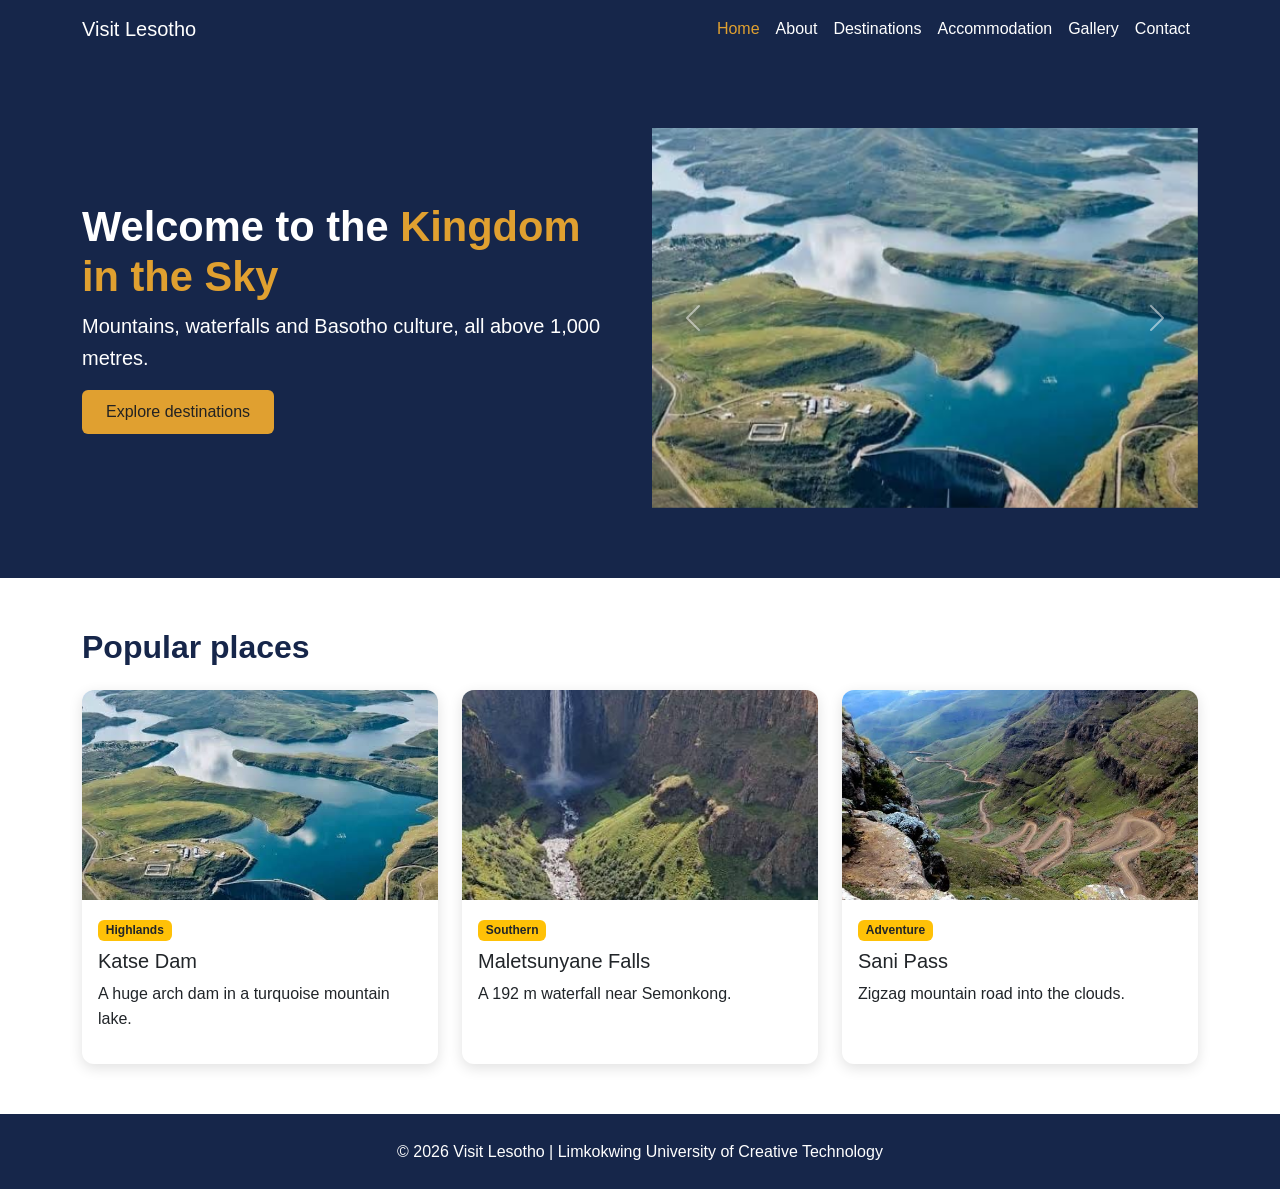
<file: Downloads/lesotho-simple-site (1)/index.html>
<!DOCTYPE html>
<html lang="en">
<head>
  <meta charset="UTF-8">
  <meta name="viewport" content="width=device-width, initial-scale=1">
  <title>Home | Visit Lesotho</title>
  <link rel="stylesheet" href="https://cdn.jsdelivr.net/npm/bootstrap@5.3.3/dist/css/bootstrap.min.css">
  <link rel="stylesheet" href="css/style.css">
</head>
<body>
  <header>
    <nav class="navbar navbar-expand-md navbar-dark">
      <div class="container">
        <a class="navbar-brand" href="index.html">Visit Lesotho</a>
        <button class="navbar-toggler" type="button" data-bs-toggle="collapse" data-bs-target="#menu"><span class="navbar-toggler-icon"></span></button>
        <div class="collapse navbar-collapse" id="menu"><ul class="navbar-nav ms-auto">
        <li class="nav-item"><a class="nav-link active" href="index.html">Home</a></li>
        <li class="nav-item"><a class="nav-link" href="about.html">About</a></li>
        <li class="nav-item"><a class="nav-link" href="destinations.html">Destinations</a></li>
        <li class="nav-item"><a class="nav-link" href="accommodation.html">Accommodation</a></li>
        <li class="nav-item"><a class="nav-link" href="gallery.html">Gallery</a></li>
        <li class="nav-item"><a class="nav-link" href="contact.html">Contact</a></li>
        </ul></div>
      </div>
    </nav>
  </header>

  <main>
    <section class="hero"><div class="container"><div class="row align-items-center g-4">
      <div class="col-12 col-lg-6">
        <h1>Welcome to the <span>Kingdom in the Sky</span></h1>
        <p class="lead">Mountains, waterfalls and Basotho culture, all above 1,000 metres.</p>
        <a class="btn btn-gold" href="destinations.html">Explore destinations</a>
      </div>
      <div class="col-12 col-lg-6">
        <div id="slider" class="carousel slide" data-bs-ride="carousel"><div class="carousel-inner">
          <div class="carousel-item active"><img src="images/katse-dam.jpg" class="d-block w-100" style="height:380px;object-fit:cover" alt="Katse Dam from above"></div>
          <div class="carousel-item"><img src="images/maletsunyane-falls.jpg" class="d-block w-100" style="height:380px;object-fit:cover" alt="Maletsunyane Falls"></div>
          <div class="carousel-item"><img src="images/sani-pass.jpg" class="d-block w-100" style="height:380px;object-fit:cover" alt="Sani Pass road"></div>
          <div class="carousel-item"><img src="images/cultural-amphitheatre.jpg" class="d-block w-100" style="height:380px;object-fit:cover" alt="Cultural centre"></div>
        </div>
          <button class="carousel-control-prev" type="button" data-bs-target="#slider" data-bs-slide="prev"><span class="carousel-control-prev-icon"></span></button>
          <button class="carousel-control-next" type="button" data-bs-target="#slider" data-bs-slide="next"><span class="carousel-control-next-icon"></span></button>
        </div>
      </div>
    </div></div></section>

    <section><div class="container">
      <h2 class="mb-4">Popular places</h2>
      <div class="row g-4">
        <div class="col-12 col-md-6 col-lg-4">
          <div class="card"><img src="images/katse-dam.jpg" alt="Katse Dam from above">
            <div class="card-body"><span class="badge bg-warning text-dark mb-2">Highlands</span><h3 class="h5">Katse Dam</h3><p>A huge arch dam in a turquoise mountain lake.</p></div></div>
        </div>
        <div class="col-12 col-md-6 col-lg-4">
          <div class="card"><img src="images/maletsunyane-falls.jpg" alt="Maletsunyane Falls">
            <div class="card-body"><span class="badge bg-warning text-dark mb-2">Southern</span><h3 class="h5">Maletsunyane Falls</h3><p>A 192 m waterfall near Semonkong.</p></div></div>
        </div>
        <div class="col-12 col-md-6 col-lg-4">
          <div class="card"><img src="images/sani-pass.jpg" alt="Sani Pass road">
            <div class="card-body"><span class="badge bg-warning text-dark mb-2">Adventure</span><h3 class="h5">Sani Pass</h3><p>Zigzag mountain road into the clouds.</p></div></div>
        </div>
      </div>
    </div></section>

  </main>

  <footer>
    <p class="mb-0">&copy; 2026 Visit Lesotho | Limkokwing University of Creative Technology</p>
  </footer>

  <script src="https://cdn.jsdelivr.net/npm/bootstrap@5.3.3/dist/js/bootstrap.bundle.min.js"></script>
  <script src="js/script.js"></script>
</body>
</html>
</file>
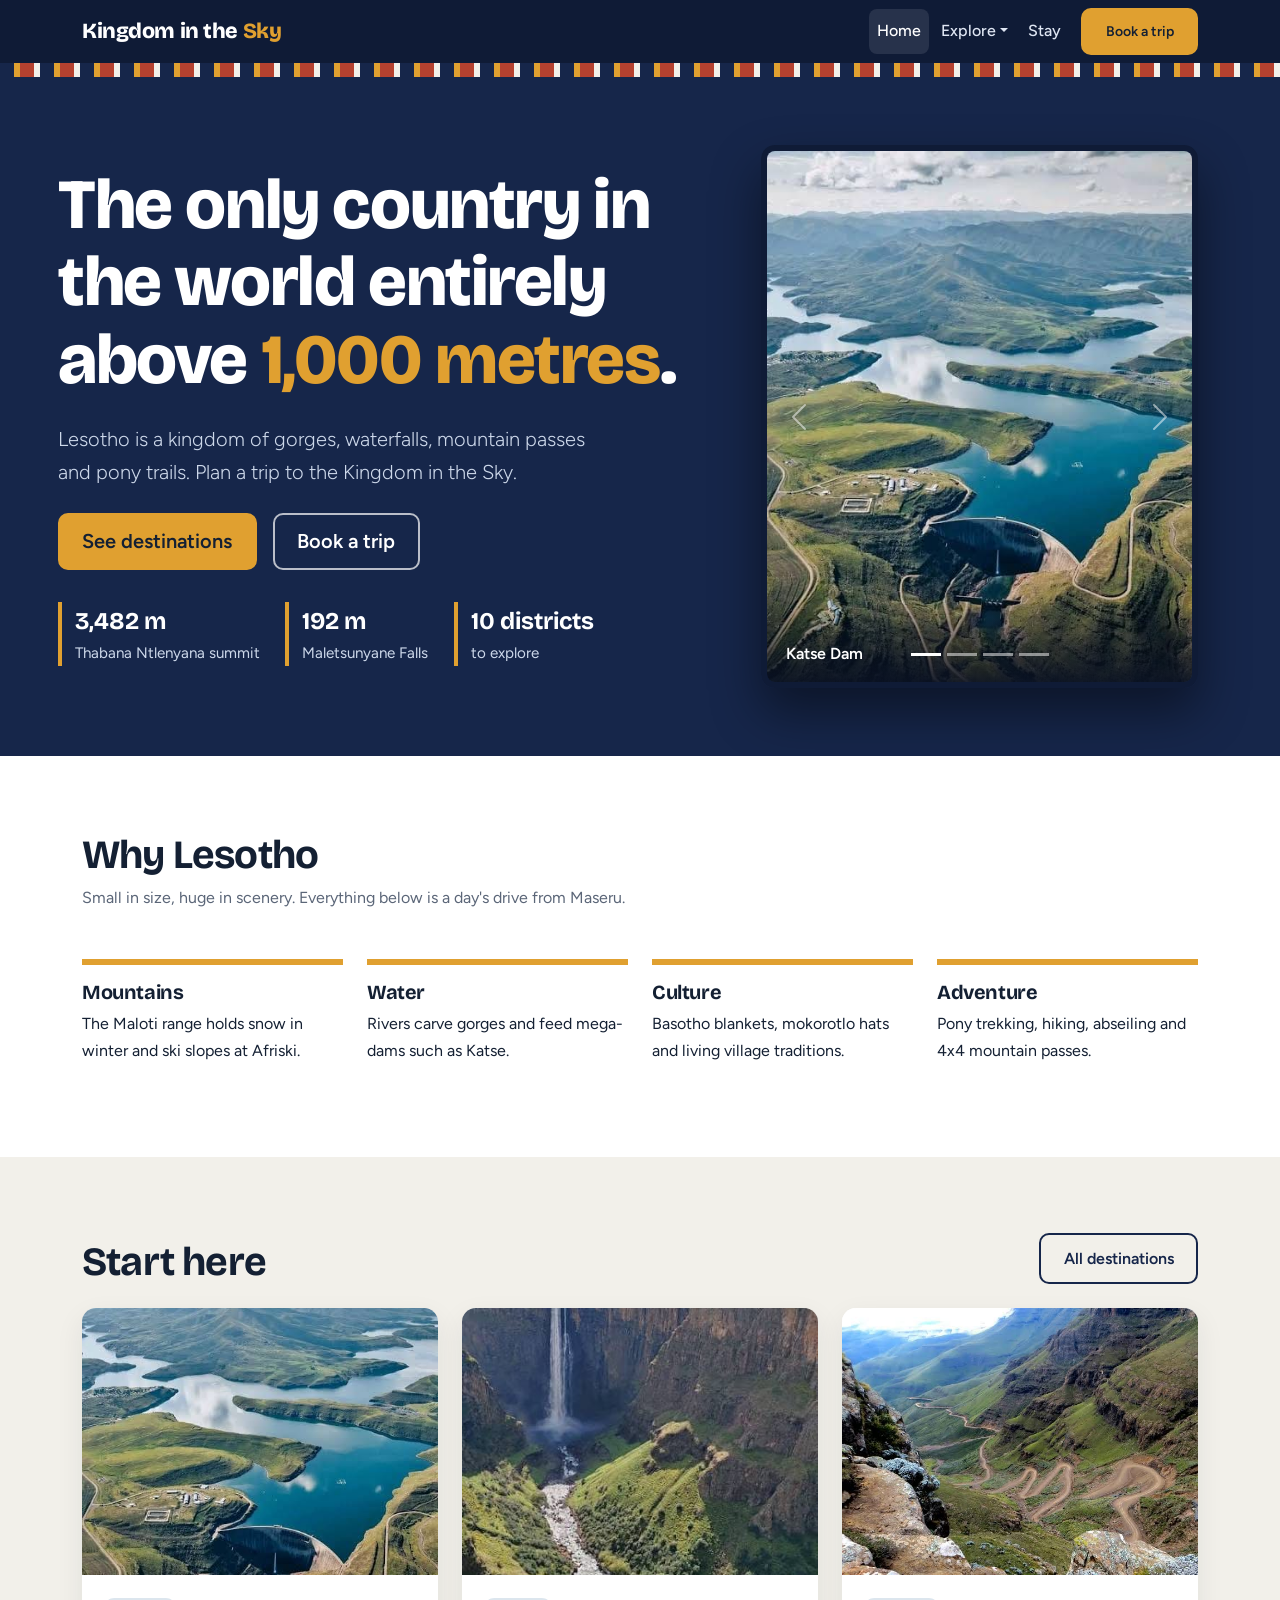
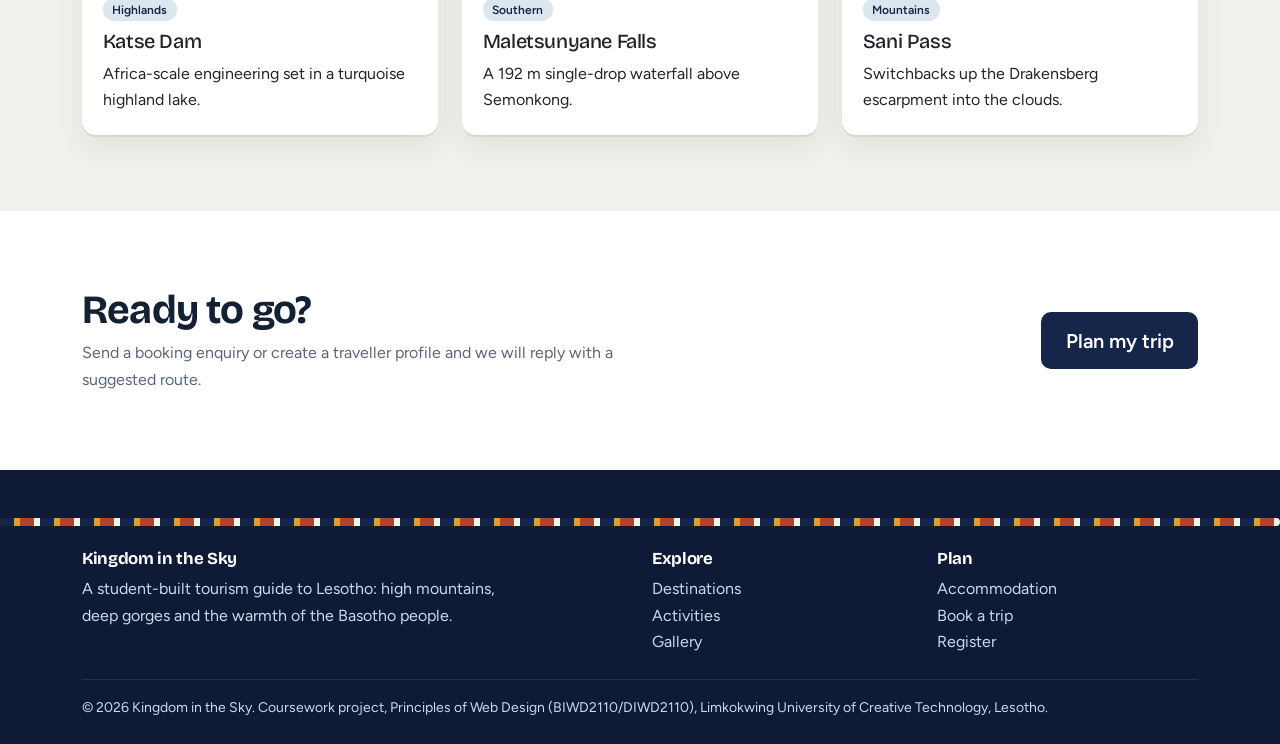
<file: Downloads/lesotho-tourism-site/index.html>
<!DOCTYPE html>
<html lang="en">
<head>
<meta charset="utf-8">
<meta name="viewport" content="width=device-width, initial-scale=1">
<title>Home | Kingdom in the Sky: Lesotho</title>
<meta name="description" content="Plan a trip to Lesotho, the Kingdom in the Sky: destinations, lodges, activities and booking.">
<link rel="preconnect" href="https://fonts.googleapis.com">
<link rel="preconnect" href="https://fonts.gstatic.com" crossorigin>
<link href="https://fonts.googleapis.com/css2?family=Bricolage+Grotesque:wght@600;700;800&family=Figtree:wght@400;500;600&display=swap" rel="stylesheet">
<link href="https://cdn.jsdelivr.net/npm/bootstrap@5.3.3/dist/css/bootstrap.min.css" rel="stylesheet">
<link href="css/style.css" rel="stylesheet">
</head>
<body>
<a class="skip-link" href="#main">Skip to content</a>
<header>
<nav class="navbar navbar-expand-lg site-nav" aria-label="Main navigation">
 <div class="container">
  <a class="navbar-brand" href="index.html">Kingdom in the <span>Sky</span></a>
  <button class="navbar-toggler" type="button" data-bs-toggle="collapse" data-bs-target="#nav" aria-controls="nav" aria-expanded="false" aria-label="Toggle navigation"><span class="navbar-toggler-icon"></span></button>
  <div class="collapse navbar-collapse" id="nav">
   <ul class="navbar-nav ms-auto align-items-lg-center gap-lg-1">
    <li class="nav-item"><a class="nav-link" href="index.html" aria-current="page">Home</a></li>
    <li class="nav-item dropdown"><a class="nav-link dropdown-toggle" href="#" role="button" data-bs-toggle="dropdown" aria-expanded="false">Explore</a><ul class="dropdown-menu"><li><a class="dropdown-item" href="destinations.html">Destinations</a></li><li><a class="dropdown-item" href="activities.html">Activities</a></li><li><a class="dropdown-item" href="gallery.html">Gallery</a></li></ul></li>
    <li class="nav-item"><a class="nav-link" href="accommodation.html">Stay</a></li>
    <li class="nav-item ms-lg-2"><a class="btn btn-ochre btn-sm" href="contact.html">Book a trip</a></li>
   </ul>
  </div>
 </div>
</nav>
<div class="stripe" aria-hidden="true"></div>
</header>
<main id="main">
<section class="hero" aria-labelledby="hero-title">
<div class="container"><div class="row align-items-center g-4 g-xl-5">
 <div class="col-12 col-lg-7 hero-copy">
  <h1 id="hero-title">The only country in the world entirely above <em>1,000 metres</em>.</h1>
  <p class="lead mt-4">Lesotho is a kingdom of gorges, waterfalls, mountain passes and pony trails. Plan a trip to the Kingdom in the Sky.</p>
  <div class="d-grid d-sm-flex gap-3 mt-4"><a class="btn btn-ochre btn-lg" href="destinations.html">See destinations</a><a class="btn btn-line btn-lg" href="contact.html">Book a trip</a></div>
  <ul class="facts"><li><strong>3,482 m</strong>Thabana Ntlenyana summit</li><li><strong>192 m</strong>Maletsunyane Falls</li><li><strong>10 districts</strong>to explore</li></ul>
 </div>
 <div class="col-12 col-sm-10 col-md-8 col-lg-5 mx-auto">
  <div id="heroCarousel" class="carousel slide carousel-fade hero-frame" data-bs-ride="carousel" aria-label="Featured places">
   <div class="carousel-indicators"><button type="button" data-bs-target="#heroCarousel" data-bs-slide-to="0" class=active aria-current=true aria-label="Slide 1"></button><button type="button" data-bs-target="#heroCarousel" data-bs-slide-to="1" aria-label="Slide 2"></button><button type="button" data-bs-target="#heroCarousel" data-bs-slide-to="2" aria-label="Slide 3"></button><button type="button" data-bs-target="#heroCarousel" data-bs-slide-to="3" aria-label="Slide 4"></button></div>
   <div class="carousel-inner"><div class="carousel-item active"><img src="images/katse-dam.jpg" alt="Katse Dam, a giant arch dam cradled by the Maloti mountains"><div class="carousel-caption"><p class="mb-0 fw-semibold">Katse Dam</p></div></div><div class="carousel-item"><img src="images/maletsunyane-falls.jpg" alt="Maletsunyane Falls dropping into a green gorge near Semonkong"><div class="carousel-caption"><p class="mb-0 fw-semibold">Maletsunyane Falls</p></div></div><div class="carousel-item"><img src="images/sani-pass.jpg" alt="The winding switchbacks of Sani Pass"><div class="carousel-caption"><p class="mb-0 fw-semibold">Sani Pass</p></div></div><div class="carousel-item"><img src="images/cultural-amphitheatre.jpg" alt="Thatched cultural centre and amphitheatre"><div class="carousel-caption"><p class="mb-0 fw-semibold">Basotho culture</p></div></div></div>
   <button class="carousel-control-prev" type="button" data-bs-target="#heroCarousel" data-bs-slide="prev"><span class="carousel-control-prev-icon" aria-hidden="true"></span><span class="visually-hidden">Previous</span></button>
   <button class="carousel-control-next" type="button" data-bs-target="#heroCarousel" data-bs-slide="next"><span class="carousel-control-next-icon" aria-hidden="true"></span><span class="visually-hidden">Next</span></button>
  </div>
 </div>
</div></div>
</section>

<section aria-labelledby="why">
<div class="container">
 <h2 id="why" class="mb-2">Why Lesotho</h2>
 <p class="section-intro mb-5">Small in size, huge in scenery. Everything below is a day's drive from Maseru.</p>
 <div class="row g-4">
  <div class="col-12 col-sm-6 col-lg-3"><div class="feature"><h3>Mountains</h3><p>The Maloti range holds snow in winter and ski slopes at Afriski.</p></div></div>
  <div class="col-12 col-sm-6 col-lg-3"><div class="feature"><h3>Water</h3><p>Rivers carve gorges and feed mega-dams such as Katse.</p></div></div>
  <div class="col-12 col-sm-6 col-lg-3"><div class="feature"><h3>Culture</h3><p>Basotho blankets, mokorotlo hats and living village traditions.</p></div></div>
  <div class="col-12 col-sm-6 col-lg-3"><div class="feature"><h3>Adventure</h3><p>Pony trekking, hiking, abseiling and 4x4 mountain passes.</p></div></div>
 </div>
</div>
</section>

<section class="bg-stone" aria-labelledby="top3">
<div class="container">
 <div class="d-flex flex-wrap justify-content-between align-items-end gap-3 mb-4"><h2 id="top3" class="mb-0">Start here</h2><a class="btn btn-outline-navy" href="destinations.html">All destinations</a></div>
 <div class="row g-4">
  <div class="col-12 col-md-6 col-lg-4"><article class="card dest-card"><img class="thumb" src="images/katse-dam.jpg" alt="Aerial view of Katse Dam and its reservoir"><div class="card-body"><span class="badge badge-sky mb-2">Highlands</span><h3 class="h5">Katse Dam</h3><p class="mb-0">Africa-scale engineering set in a turquoise highland lake.</p></div></article></div>
  <div class="col-12 col-md-6 col-lg-4"><article class="card dest-card"><img class="thumb" src="images/maletsunyane-falls.jpg" alt="Maletsunyane Falls plunging into a gorge"><div class="card-body"><span class="badge badge-sky mb-2">Southern</span><h3 class="h5">Maletsunyane Falls</h3><p class="mb-0">A 192 m single-drop waterfall above Semonkong.</p></div></article></div>
  <div class="col-12 col-md-6 col-lg-4 mx-md-auto mx-lg-0"><article class="card dest-card"><img class="thumb" src="images/sani-pass.jpg" alt="Sani Pass road zigzagging up the escarpment"><div class="card-body"><span class="badge badge-sky mb-2">Mountains</span><h3 class="h5">Sani Pass</h3><p class="mb-0">Switchbacks up the Drakensberg escarpment into the clouds.</p></div></article></div>
 </div>
</div>
</section>

<section aria-labelledby="cta">
<div class="container"><div class="row align-items-center g-4">
 <div class="col-12 col-lg-8"><h2 id="cta">Ready to go?</h2><p class="section-intro mb-0">Send a booking enquiry or create a traveller profile and we will reply with a suggested route.</p></div>
 <div class="col-12 col-lg-4 text-lg-end"><a class="btn btn-navy btn-lg" href="contact.html">Plan my trip</a></div>
</div></div>
</section>
</main>
<footer class="site-footer">
<div class="stripe-sm mb-4" aria-hidden="true"></div>
<div class="container">
 <div class="row g-4">
  <div class="col-12 col-md-6 col-lg-5"><h2>Kingdom in the Sky</h2><p>A student-built tourism guide to Lesotho: high mountains, deep gorges and the warmth of the Basotho people.</p></div>
  <div class="col-6 col-md-3 col-lg-3 offset-lg-1"><h2>Explore</h2><ul><li><a href="destinations.html">Destinations</a></li><li><a href="activities.html">Activities</a></li><li><a href="gallery.html">Gallery</a></li></ul></div>
  <div class="col-6 col-md-3 col-lg-3"><h2>Plan</h2><ul><li><a href="accommodation.html">Accommodation</a></li><li><a href="contact.html">Book a trip</a></li><li><a href="contact.html#register">Register</a></li></ul></div>
 </div>
 <hr class="border-secondary mt-4">
 <p class="small mb-0">&copy; 2026 Kingdom in the Sky. Coursework project, Principles of Web Design (BIWD2110/DIWD2110), Limkokwing University of Creative Technology, Lesotho.</p>
</div>
</footer>
<button id="toTop" class="btn btn-ochre" type="button" aria-label="Back to top">Top</button>
<script src="https://cdn.jsdelivr.net/npm/bootstrap@5.3.3/dist/js/bootstrap.bundle.min.js"></script>
<script src="js/main.js"></script>
</body>
</html>
</file>
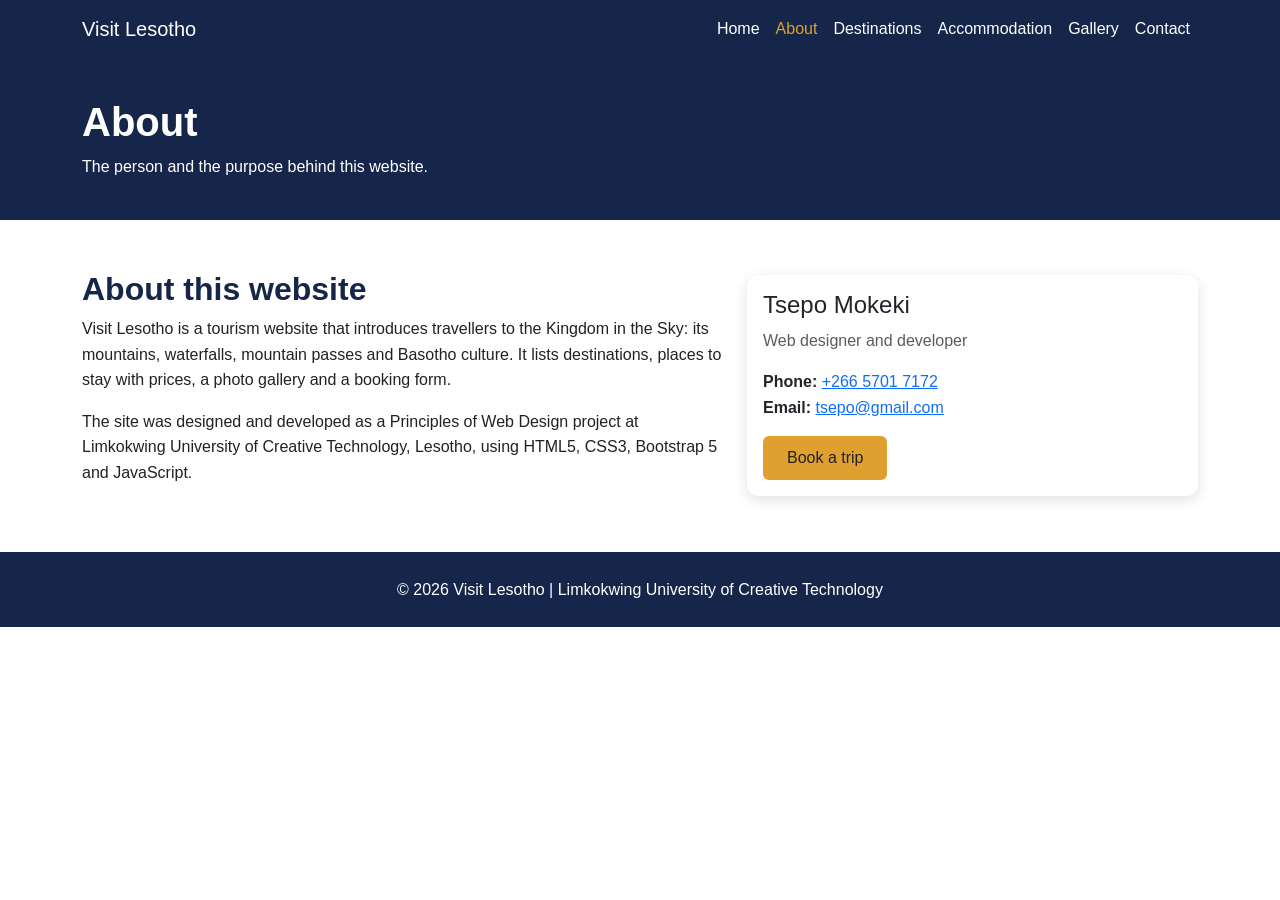
<file: Downloads/lesotho-simple-site (1)/about.html>
<!DOCTYPE html>
<html lang="en">
<head>
  <meta charset="UTF-8">
  <meta name="viewport" content="width=device-width, initial-scale=1">
  <title>About | Visit Lesotho</title>
  <link rel="stylesheet" href="https://cdn.jsdelivr.net/npm/bootstrap@5.3.3/dist/css/bootstrap.min.css">
  <link rel="stylesheet" href="css/style.css">
</head>
<body>
  <header>
    <nav class="navbar navbar-expand-md navbar-dark">
      <div class="container">
        <a class="navbar-brand" href="index.html">Visit Lesotho</a>
        <button class="navbar-toggler" type="button" data-bs-toggle="collapse" data-bs-target="#menu"><span class="navbar-toggler-icon"></span></button>
        <div class="collapse navbar-collapse" id="menu"><ul class="navbar-nav ms-auto">
        <li class="nav-item"><a class="nav-link" href="index.html">Home</a></li>
        <li class="nav-item"><a class="nav-link active" href="about.html">About</a></li>
        <li class="nav-item"><a class="nav-link" href="destinations.html">Destinations</a></li>
        <li class="nav-item"><a class="nav-link" href="accommodation.html">Accommodation</a></li>
        <li class="nav-item"><a class="nav-link" href="gallery.html">Gallery</a></li>
        <li class="nav-item"><a class="nav-link" href="contact.html">Contact</a></li>
        </ul></div>
      </div>
    </nav>
  </header>

  <main>
    <section class="page-title"><div class="container"><h1>About</h1><p class="mb-0">The person and the purpose behind this website.</p></div></section>
    <section><div class="container"><div class="row g-4 align-items-center">
      <div class="col-12 col-lg-7">
        <h2>About this website</h2>
        <p>Visit Lesotho is a tourism website that introduces travellers to the Kingdom in the Sky: its mountains, waterfalls, mountain passes and Basotho culture. It lists destinations, places to stay with prices, a photo gallery and a booking form.</p>
        <p>The site was designed and developed as a Principles of Web Design project at Limkokwing University of Creative Technology, Lesotho, using HTML5, CSS3, Bootstrap 5 and JavaScript.</p>
      </div>
      <div class="col-12 col-lg-5">
        <div class="card"><div class="card-body">
          <h3 class="h4">Tsepo Mokeki</h3>
          <p class="text-muted">Web designer and developer</p>
          <ul class="list-unstyled mb-3">
            <li><strong>Phone:</strong> <a href="tel:+26657017172">+266 5701 7172</a></li>
            <li><strong>Email:</strong> <a href="mailto:tsepo@gmail.com">tsepo@gmail.com</a></li>
          </ul>
          <a class="btn btn-gold" href="contact.html">Book a trip</a>
        </div></div>
      </div>
    </div></div></section>
  </main>

  <footer>
    <p class="mb-0">&copy; 2026 Visit Lesotho | Limkokwing University of Creative Technology</p>
  </footer>

  <script src="https://cdn.jsdelivr.net/npm/bootstrap@5.3.3/dist/js/bootstrap.bundle.min.js"></script>
  <script src="js/script.js"></script>
</body>
</html>
</file>
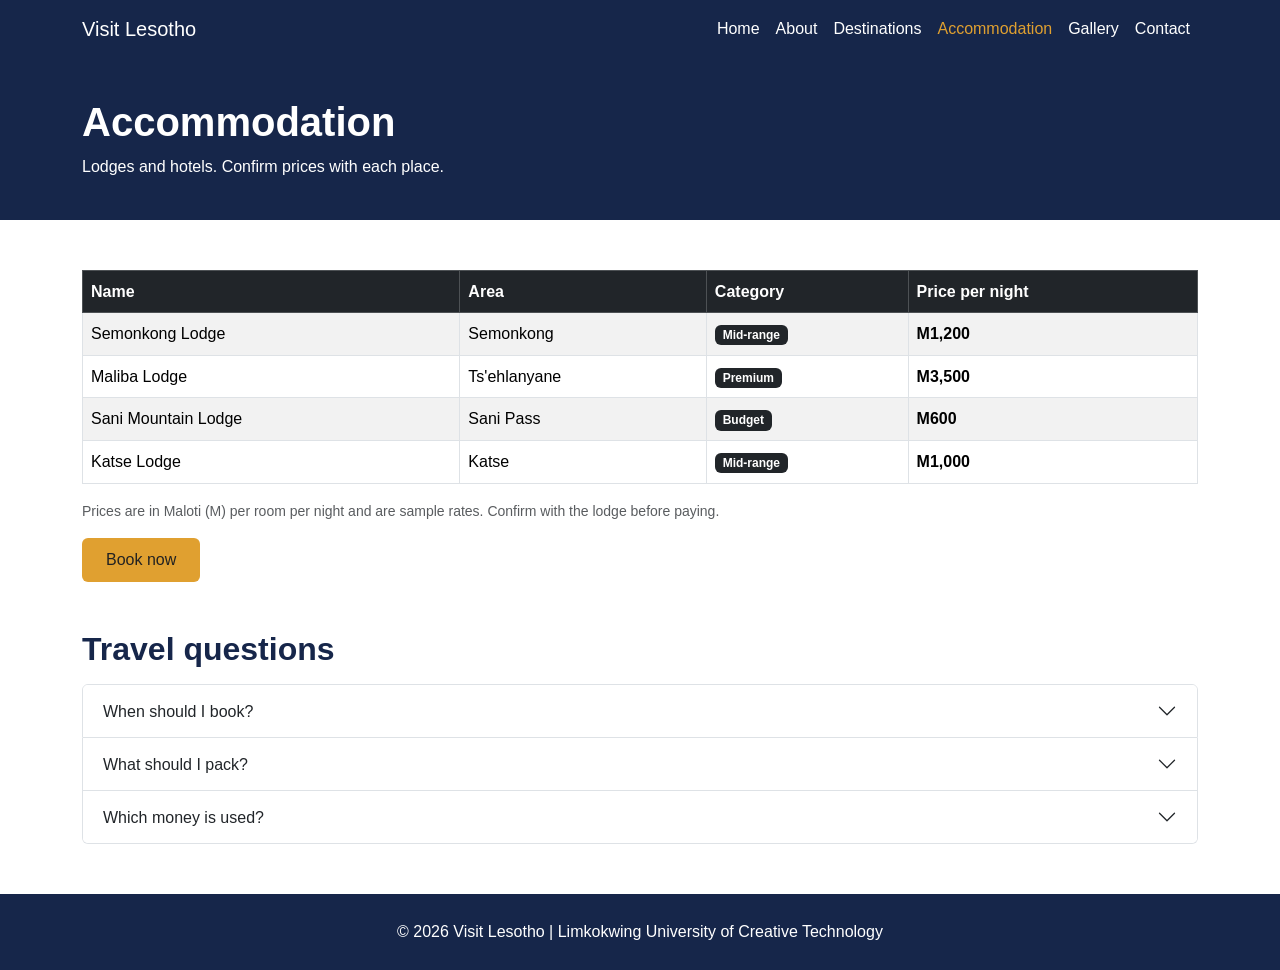
<file: Downloads/lesotho-simple-site (1)/accommodation.html>
<!DOCTYPE html>
<html lang="en">
<head>
  <meta charset="UTF-8">
  <meta name="viewport" content="width=device-width, initial-scale=1">
  <title>Accommodation | Visit Lesotho</title>
  <link rel="stylesheet" href="https://cdn.jsdelivr.net/npm/bootstrap@5.3.3/dist/css/bootstrap.min.css">
  <link rel="stylesheet" href="css/style.css">
</head>
<body>
  <header>
    <nav class="navbar navbar-expand-md navbar-dark">
      <div class="container">
        <a class="navbar-brand" href="index.html">Visit Lesotho</a>
        <button class="navbar-toggler" type="button" data-bs-toggle="collapse" data-bs-target="#menu"><span class="navbar-toggler-icon"></span></button>
        <div class="collapse navbar-collapse" id="menu"><ul class="navbar-nav ms-auto">
        <li class="nav-item"><a class="nav-link" href="index.html">Home</a></li>
        <li class="nav-item"><a class="nav-link" href="about.html">About</a></li>
        <li class="nav-item"><a class="nav-link" href="destinations.html">Destinations</a></li>
        <li class="nav-item"><a class="nav-link active" href="accommodation.html">Accommodation</a></li>
        <li class="nav-item"><a class="nav-link" href="gallery.html">Gallery</a></li>
        <li class="nav-item"><a class="nav-link" href="contact.html">Contact</a></li>
        </ul></div>
      </div>
    </nav>
  </header>

  <main>
    <section class="page-title"><div class="container"><h1>Accommodation</h1><p class="mb-0">Lodges and hotels. Confirm prices with each place.</p></div></section>
    <section><div class="container">
      <table class="table table-striped table-bordered">
        <thead class="table-dark"><tr><th>Name</th><th>Area</th><th>Category</th><th>Price per night</th></tr></thead>
        <tbody>
        <tr><td>Semonkong Lodge</td><td>Semonkong</td><td><span class='badge bg-dark'>Mid-range</span></td><td><strong>M1,200</strong></td></tr>
        <tr><td>Maliba Lodge</td><td>Ts'ehlanyane</td><td><span class='badge bg-dark'>Premium</span></td><td><strong>M3,500</strong></td></tr>
        <tr><td>Sani Mountain Lodge</td><td>Sani Pass</td><td><span class='badge bg-dark'>Budget</span></td><td><strong>M600</strong></td></tr>
        <tr><td>Katse Lodge</td><td>Katse</td><td><span class='badge bg-dark'>Mid-range</span></td><td><strong>M1,000</strong></td></tr>
        </tbody>
      </table>
      <p class="small text-muted">Prices are in Maloti (M) per room per night and are sample rates. Confirm with the lodge before paying.</p>
      <a class="btn btn-gold" href="contact.html">Book now</a>
      <h2 class="mt-5 mb-3">Travel questions</h2>
      <div class="accordion" id="faq">
        <div class="accordion-item"><h3 class="accordion-header"><button class="accordion-button collapsed" type="button" data-bs-toggle="collapse" data-bs-target="#q0">When should I book?</button></h3>
          <div id="q0" class="accordion-collapse collapse" data-bs-parent="#faq"><div class="accordion-body">Book 2-3 months ahead for winter and December holidays.</div></div></div>
        <div class="accordion-item"><h3 class="accordion-header"><button class="accordion-button collapsed" type="button" data-bs-toggle="collapse" data-bs-target="#q1">What should I pack?</button></h3>
          <div id="q1" class="accordion-collapse collapse" data-bs-parent="#faq"><div class="accordion-body">Warm clothes, a rain jacket and strong shoes.</div></div></div>
        <div class="accordion-item"><h3 class="accordion-header"><button class="accordion-button collapsed" type="button" data-bs-toggle="collapse" data-bs-target="#q2">Which money is used?</button></h3>
          <div id="q2" class="accordion-collapse collapse" data-bs-parent="#faq"><div class="accordion-body">Loti and South African rand are both accepted.</div></div></div>
      </div>
    </div></section>

  </main>

  <footer>
    <p class="mb-0">&copy; 2026 Visit Lesotho | Limkokwing University of Creative Technology</p>
  </footer>

  <script src="https://cdn.jsdelivr.net/npm/bootstrap@5.3.3/dist/js/bootstrap.bundle.min.js"></script>
  <script src="js/script.js"></script>
</body>
</html>
</file>
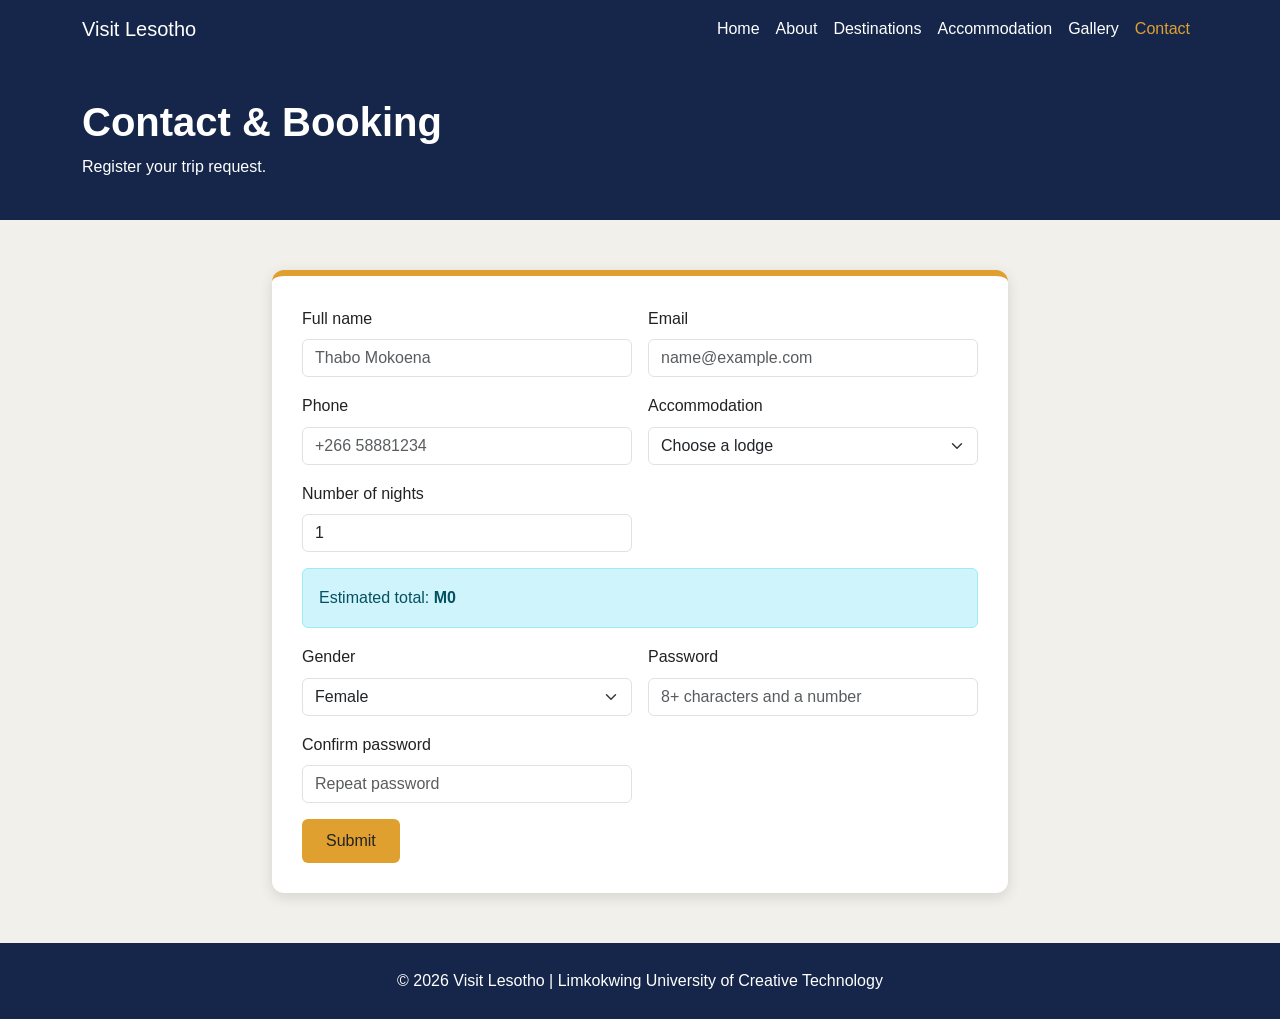
<file: Downloads/lesotho-simple-site (1)/contact.html>
<!DOCTYPE html>
<html lang="en">
<head>
  <meta charset="UTF-8">
  <meta name="viewport" content="width=device-width, initial-scale=1">
  <title>Contact | Visit Lesotho</title>
  <link rel="stylesheet" href="https://cdn.jsdelivr.net/npm/bootstrap@5.3.3/dist/css/bootstrap.min.css">
  <link rel="stylesheet" href="css/style.css">
</head>
<body>
  <header>
    <nav class="navbar navbar-expand-md navbar-dark">
      <div class="container">
        <a class="navbar-brand" href="index.html">Visit Lesotho</a>
        <button class="navbar-toggler" type="button" data-bs-toggle="collapse" data-bs-target="#menu"><span class="navbar-toggler-icon"></span></button>
        <div class="collapse navbar-collapse" id="menu"><ul class="navbar-nav ms-auto">
        <li class="nav-item"><a class="nav-link" href="index.html">Home</a></li>
        <li class="nav-item"><a class="nav-link" href="about.html">About</a></li>
        <li class="nav-item"><a class="nav-link" href="destinations.html">Destinations</a></li>
        <li class="nav-item"><a class="nav-link" href="accommodation.html">Accommodation</a></li>
        <li class="nav-item"><a class="nav-link" href="gallery.html">Gallery</a></li>
        <li class="nav-item"><a class="nav-link active" href="contact.html">Contact</a></li>
        </ul></div>
      </div>
    </nav>
  </header>

  <main>
    <section class="page-title"><div class="container"><h1>Contact & Booking</h1><p class="mb-0">Register your trip request.</p></div></section>
    <section class="bg-light-sand"><div class="container"><div class="row justify-content-center"><div class="col-12 col-lg-8">
      <div class="form-box">
        <div id="formMessage"></div>
        <form id="bookingForm" novalidate><div class="row g-3">
          <div class="col-12 col-md-6"><label class="form-label" for="name">Full name</label><input class="form-control" type="text" id="name" placeholder="Thabo Mokoena" required><div class="error text-danger small"></div></div>
          <div class="col-12 col-md-6"><label class="form-label" for="email">Email</label><input class="form-control" type="email" id="email" placeholder="name@example.com" required><div class="error text-danger small"></div></div>
          <div class="col-12 col-md-6"><label class="form-label" for="phone">Phone</label><input class="form-control" type="tel" id="phone" placeholder="+266 58881234" required><div class="error text-danger small"></div></div>
          <div class="col-12 col-md-6"><label class="form-label" for="lodge">Accommodation</label>
            <select class="form-select" id="lodge"><option value="0">Choose a lodge</option>
              <option value="1200">Semonkong Lodge - M1,200</option><option value="3500">Maliba Lodge - M3,500</option>
              <option value="600">Sani Mountain Lodge - M600</option><option value="1000">Katse Lodge - M1,000</option></select>
            <div class="error text-danger small"></div></div>
          <div class="col-12 col-md-6"><label class="form-label" for="nights">Number of nights</label><input class="form-control" type="number" id="nights" min="1" max="30" value="1"><div class="error text-danger small"></div></div>
          <div class="col-12"><div class="alert alert-info mb-0">Estimated total: <strong id="total">M0</strong></div></div>
          <div class="col-12 col-md-6"><label class="form-label" for="gender">Gender</label><select class="form-select" id="gender"><option>Female</option><option>Male</option><option>Prefer not to say</option></select><div class="error"></div></div>
          <div class="col-12 col-md-6"><label class="form-label" for="password">Password</label><input class="form-control" type="password" id="password" placeholder="8+ characters and a number" required><div class="error text-danger small"></div></div>
          <div class="col-12 col-md-6"><label class="form-label" for="confirm">Confirm password</label><input class="form-control" type="password" id="confirm" placeholder="Repeat password" required><div class="error text-danger small"></div></div>
          <div class="col-12"><button class="btn btn-gold" type="submit">Submit</button></div>
        </div></form>
      </div>
    </div></div></div></section>

  </main>

  <footer>
    <p class="mb-0">&copy; 2026 Visit Lesotho | Limkokwing University of Creative Technology</p>
  </footer>

  <script src="https://cdn.jsdelivr.net/npm/bootstrap@5.3.3/dist/js/bootstrap.bundle.min.js"></script>
  <script src="js/script.js"></script>
</body>
</html>
</file>
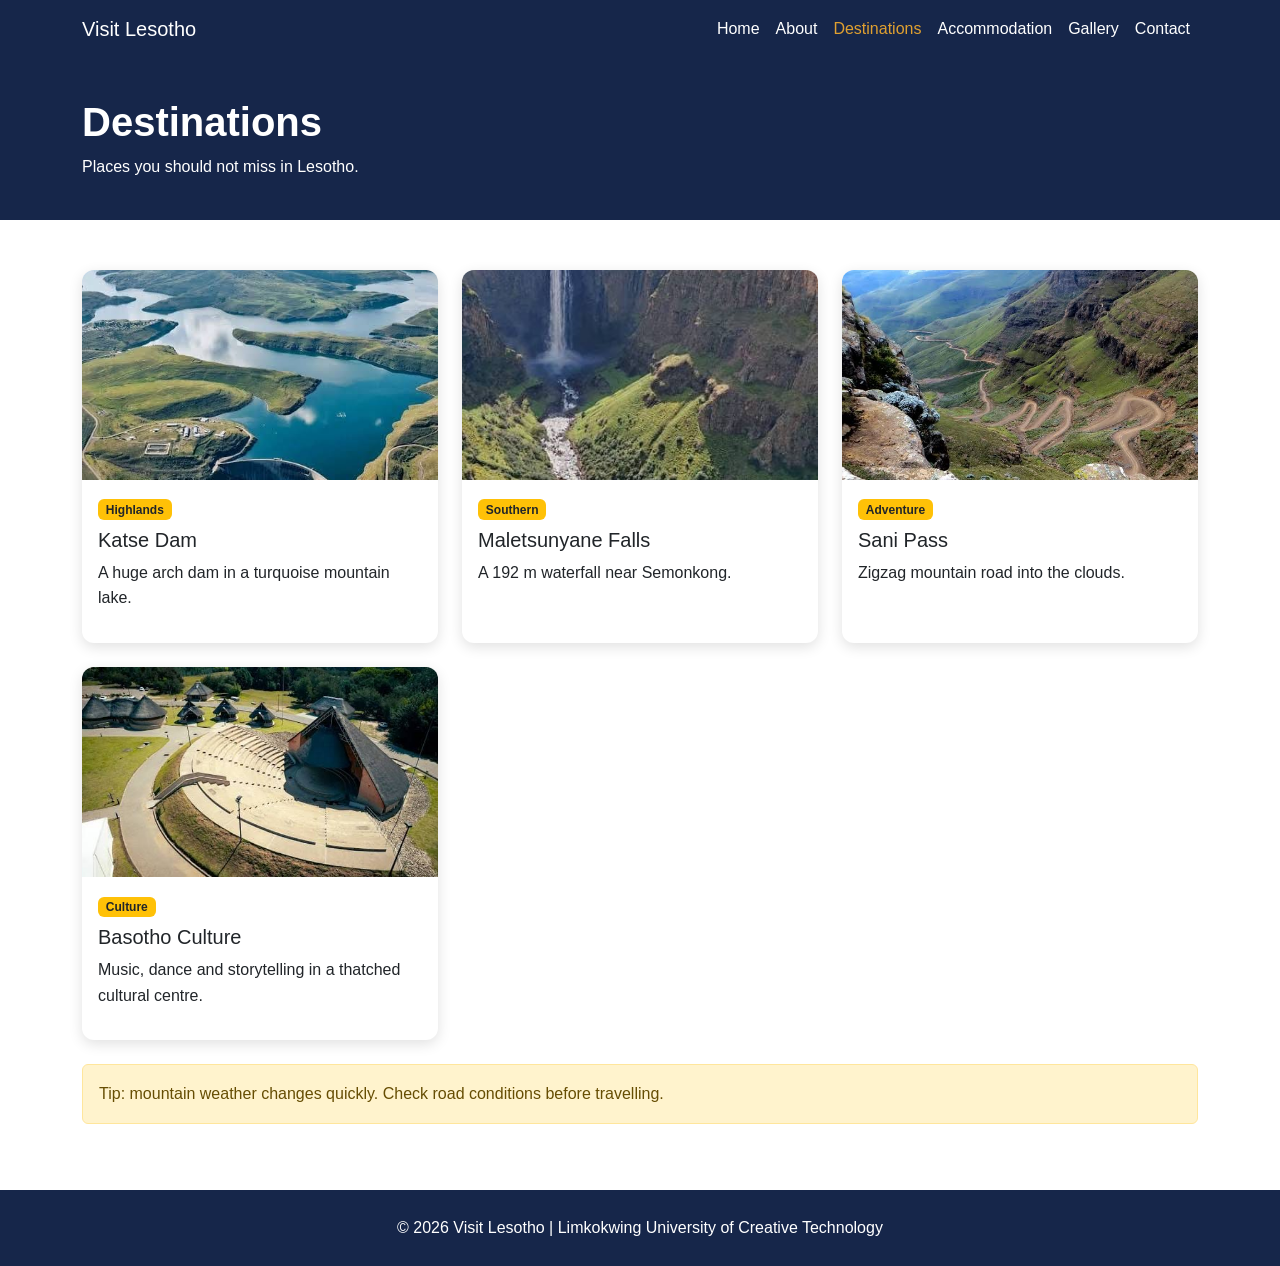
<file: Downloads/lesotho-simple-site (1)/destinations.html>
<!DOCTYPE html>
<html lang="en">
<head>
  <meta charset="UTF-8">
  <meta name="viewport" content="width=device-width, initial-scale=1">
  <title>Destinations | Visit Lesotho</title>
  <link rel="stylesheet" href="https://cdn.jsdelivr.net/npm/bootstrap@5.3.3/dist/css/bootstrap.min.css">
  <link rel="stylesheet" href="css/style.css">
</head>
<body>
  <header>
    <nav class="navbar navbar-expand-md navbar-dark">
      <div class="container">
        <a class="navbar-brand" href="index.html">Visit Lesotho</a>
        <button class="navbar-toggler" type="button" data-bs-toggle="collapse" data-bs-target="#menu"><span class="navbar-toggler-icon"></span></button>
        <div class="collapse navbar-collapse" id="menu"><ul class="navbar-nav ms-auto">
        <li class="nav-item"><a class="nav-link" href="index.html">Home</a></li>
        <li class="nav-item"><a class="nav-link" href="about.html">About</a></li>
        <li class="nav-item"><a class="nav-link active" href="destinations.html">Destinations</a></li>
        <li class="nav-item"><a class="nav-link" href="accommodation.html">Accommodation</a></li>
        <li class="nav-item"><a class="nav-link" href="gallery.html">Gallery</a></li>
        <li class="nav-item"><a class="nav-link" href="contact.html">Contact</a></li>
        </ul></div>
      </div>
    </nav>
  </header>

  <main>
    <section class="page-title"><div class="container"><h1>Destinations</h1><p class="mb-0">Places you should not miss in Lesotho.</p></div></section>
    <section><div class="container"><div class="row g-4">
        <div class="col-12 col-md-6 col-lg-4">
          <div class="card"><img src="images/katse-dam.jpg" alt="Katse Dam from above">
            <div class="card-body"><span class="badge bg-warning text-dark mb-2">Highlands</span><h3 class="h5">Katse Dam</h3><p>A huge arch dam in a turquoise mountain lake.</p></div></div>
        </div>
        <div class="col-12 col-md-6 col-lg-4">
          <div class="card"><img src="images/maletsunyane-falls.jpg" alt="Maletsunyane Falls">
            <div class="card-body"><span class="badge bg-warning text-dark mb-2">Southern</span><h3 class="h5">Maletsunyane Falls</h3><p>A 192 m waterfall near Semonkong.</p></div></div>
        </div>
        <div class="col-12 col-md-6 col-lg-4">
          <div class="card"><img src="images/sani-pass.jpg" alt="Sani Pass road">
            <div class="card-body"><span class="badge bg-warning text-dark mb-2">Adventure</span><h3 class="h5">Sani Pass</h3><p>Zigzag mountain road into the clouds.</p></div></div>
        </div>
        <div class="col-12 col-md-6 col-lg-4">
          <div class="card"><img src="images/cultural-amphitheatre.jpg" alt="Cultural amphitheatre">
            <div class="card-body"><span class="badge bg-warning text-dark mb-2">Culture</span><h3 class="h5">Basotho Culture</h3><p>Music, dance and storytelling in a thatched cultural centre.</p></div></div>
        </div>
    </div>
    <div class="alert alert-warning mt-4">Tip: mountain weather changes quickly. Check road conditions before travelling.</div>
    </div></section>

  </main>

  <footer>
    <p class="mb-0">&copy; 2026 Visit Lesotho | Limkokwing University of Creative Technology</p>
  </footer>

  <script src="https://cdn.jsdelivr.net/npm/bootstrap@5.3.3/dist/js/bootstrap.bundle.min.js"></script>
  <script src="js/script.js"></script>
</body>
</html>
</file>
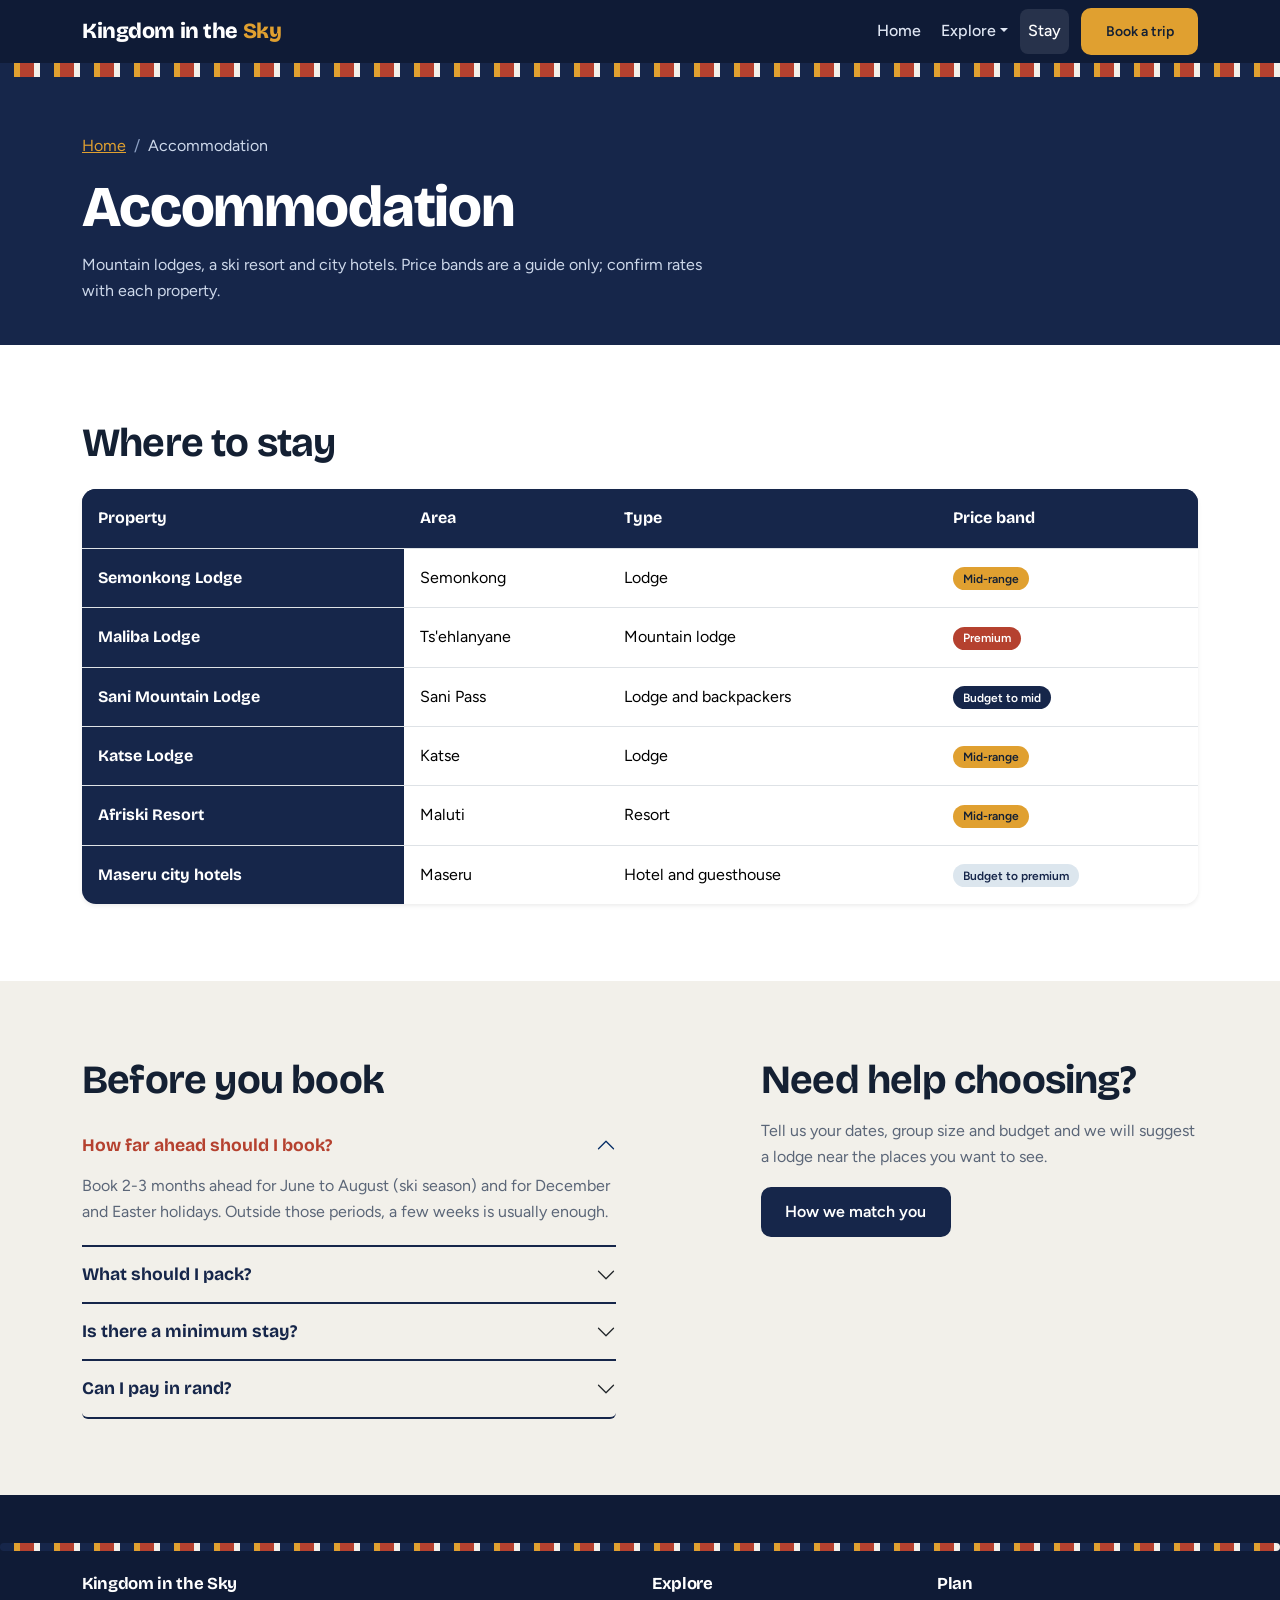
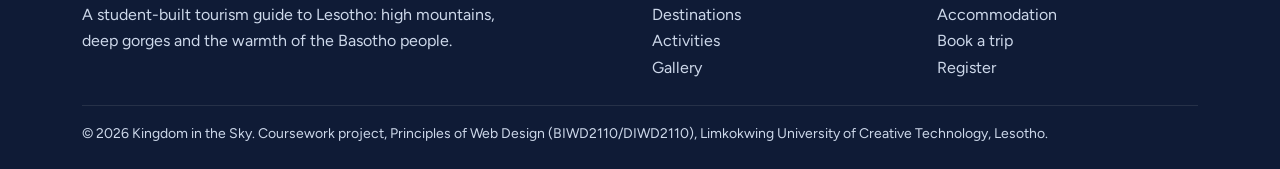
<file: Downloads/lesotho-tourism-site/accommodation.html>
<!DOCTYPE html>
<html lang="en">
<head>
<meta charset="utf-8">
<meta name="viewport" content="width=device-width, initial-scale=1">
<title>Accommodation | Kingdom in the Sky: Lesotho</title>
<meta name="description" content="Lodges, resorts and hotels across Lesotho with price bands and booking tips.">
<link rel="preconnect" href="https://fonts.googleapis.com">
<link rel="preconnect" href="https://fonts.gstatic.com" crossorigin>
<link href="https://fonts.googleapis.com/css2?family=Bricolage+Grotesque:wght@600;700;800&family=Figtree:wght@400;500;600&display=swap" rel="stylesheet">
<link href="https://cdn.jsdelivr.net/npm/bootstrap@5.3.3/dist/css/bootstrap.min.css" rel="stylesheet">
<link href="css/style.css" rel="stylesheet">
</head>
<body>
<a class="skip-link" href="#main">Skip to content</a>
<header>
<nav class="navbar navbar-expand-lg site-nav" aria-label="Main navigation">
 <div class="container">
  <a class="navbar-brand" href="index.html">Kingdom in the <span>Sky</span></a>
  <button class="navbar-toggler" type="button" data-bs-toggle="collapse" data-bs-target="#nav" aria-controls="nav" aria-expanded="false" aria-label="Toggle navigation"><span class="navbar-toggler-icon"></span></button>
  <div class="collapse navbar-collapse" id="nav">
   <ul class="navbar-nav ms-auto align-items-lg-center gap-lg-1">
    <li class="nav-item"><a class="nav-link" href="index.html">Home</a></li>
    <li class="nav-item dropdown"><a class="nav-link dropdown-toggle" href="#" role="button" data-bs-toggle="dropdown" aria-expanded="false">Explore</a><ul class="dropdown-menu"><li><a class="dropdown-item" href="destinations.html">Destinations</a></li><li><a class="dropdown-item" href="activities.html">Activities</a></li><li><a class="dropdown-item" href="gallery.html">Gallery</a></li></ul></li>
    <li class="nav-item"><a class="nav-link" href="accommodation.html" aria-current="page">Stay</a></li>
    <li class="nav-item ms-lg-2"><a class="btn btn-ochre btn-sm" href="contact.html">Book a trip</a></li>
   </ul>
  </div>
 </div>
</nav>
<div class="stripe" aria-hidden="true"></div>
</header>
<main id="main">
<div class="page-head"><div class="container">
<nav aria-label="breadcrumb"><ol class="breadcrumb mb-3"><li class="breadcrumb-item"><a href="index.html">Home</a></li><li class="breadcrumb-item active" aria-current="page">Accommodation</li></ol></nav>
<h1 style="font-size:clamp(2.2rem,5vw,3.6rem)">Accommodation</h1><p>Mountain lodges, a ski resort and city hotels. Price bands are a guide only; confirm rates with each property.</p></div></div>

<section>
<div class="container">
 <h2 class="mb-4">Where to stay</h2>
 <div class="table-responsive lodge-table shadow-sm">
  <table class="table mb-0"><caption class="visually-hidden">Lodges and hotels in Lesotho by area, type and price band</caption>
  <thead><tr><th scope="col">Property</th><th scope="col">Area</th><th scope="col">Type</th><th scope="col">Price band</th></tr></thead><tbody><tr><th scope="row">Semonkong Lodge</th><td>Semonkong</td><td>Lodge</td><td><span class="badge badge-ochre">Mid-range</span></td></tr><tr><th scope="row">Maliba Lodge</th><td>Ts'ehlanyane</td><td>Mountain lodge</td><td><span class="badge badge-brick">Premium</span></td></tr><tr><th scope="row">Sani Mountain Lodge</th><td>Sani Pass</td><td>Lodge and backpackers</td><td><span class="badge badge-navy">Budget to mid</span></td></tr><tr><th scope="row">Katse Lodge</th><td>Katse</td><td>Lodge</td><td><span class="badge badge-ochre">Mid-range</span></td></tr><tr><th scope="row">Afriski Resort</th><td>Maluti</td><td>Resort</td><td><span class="badge badge-ochre">Mid-range</span></td></tr><tr><th scope="row">Maseru city hotels</th><td>Maseru</td><td>Hotel and guesthouse</td><td><span class="badge badge-sky">Budget to premium</span></td></tr></tbody></table>
 </div>
</div>
</section>
<section class="bg-stone">
<div class="container"><div class="row g-5">
 <div class="col-12 col-lg-6"><h2 class="mb-3">Before you book</h2><div class="accordion" id="faq"><div class="accordion-item"><h3 class="accordion-header"><button class="accordion-button" type="button" data-bs-toggle="collapse" data-bs-target="#a0" aria-expanded="true" aria-controls="a0">How far ahead should I book?</button></h3><div id="a0" class="accordion-collapse collapse show" data-bs-parent="#faq"><div class="accordion-body">Book 2-3 months ahead for June to August (ski season) and for December and Easter holidays. Outside those periods, a few weeks is usually enough.</div></div></div><div class="accordion-item"><h3 class="accordion-header"><button class="accordion-button collapsed" type="button" data-bs-toggle="collapse" data-bs-target="#a1" aria-expanded="false" aria-controls="a1">What should I pack?</button></h3><div id="a1" class="accordion-collapse collapse" data-bs-parent="#faq"><div class="accordion-body">Warm layers all year (nights at altitude are cold), a waterproof jacket, sturdy shoes, sunscreen and some cash in maloti for rural areas.</div></div></div><div class="accordion-item"><h3 class="accordion-header"><button class="accordion-button collapsed" type="button" data-bs-toggle="collapse" data-bs-target="#a2" aria-expanded="false" aria-controls="a2">Is there a minimum stay?</button></h3><div id="a2" class="accordion-collapse collapse" data-bs-parent="#faq"><div class="accordion-body">Some remote lodges prefer two nights because of long driving distances. Ask when you enquire.</div></div></div><div class="accordion-item"><h3 class="accordion-header"><button class="accordion-button collapsed" type="button" data-bs-toggle="collapse" data-bs-target="#a3" aria-expanded="false" aria-controls="a3">Can I pay in rand?</button></h3><div id="a3" class="accordion-collapse collapse" data-bs-parent="#faq"><div class="accordion-body">The South African rand is widely accepted alongside the loti, but carry loti for small purchases.</div></div></div></div></div>
 <div class="col-12 col-lg-5 offset-lg-1"><h2 class="mb-3">Need help choosing?</h2><p class="section-intro">Tell us your dates, group size and budget and we will suggest a lodge near the places you want to see.</p><button class="btn btn-navy" type="button" data-bs-toggle="modal" data-bs-target="#helpModal">How we match you</button></div>
</div></div>
</section>
<div class="modal fade" id="helpModal" tabindex="-1" aria-labelledby="helpTitle" aria-hidden="true"><div class="modal-dialog modal-dialog-centered"><div class="modal-content"><div class="modal-header"><h2 class="modal-title fs-4" id="helpTitle">How we match you</h2><button type="button" class="btn-close" data-bs-dismiss="modal" aria-label="Close"></button></div><div class="modal-body"><ul><li>We start with the places you want to visit.</li><li>We choose lodges within a comfortable drive of them.</li><li>We fit the price band to your budget.</li></ul><p class="mb-0">Send an enquiry on the booking page to begin.</p></div><div class="modal-footer"><a class="btn btn-ochre" href="contact.html">Go to booking</a><button type="button" class="btn btn-outline-navy" data-bs-dismiss="modal">Close</button></div></div></div></div>
</main>
<footer class="site-footer">
<div class="stripe-sm mb-4" aria-hidden="true"></div>
<div class="container">
 <div class="row g-4">
  <div class="col-12 col-md-6 col-lg-5"><h2>Kingdom in the Sky</h2><p>A student-built tourism guide to Lesotho: high mountains, deep gorges and the warmth of the Basotho people.</p></div>
  <div class="col-6 col-md-3 col-lg-3 offset-lg-1"><h2>Explore</h2><ul><li><a href="destinations.html">Destinations</a></li><li><a href="activities.html">Activities</a></li><li><a href="gallery.html">Gallery</a></li></ul></div>
  <div class="col-6 col-md-3 col-lg-3"><h2>Plan</h2><ul><li><a href="accommodation.html">Accommodation</a></li><li><a href="contact.html">Book a trip</a></li><li><a href="contact.html#register">Register</a></li></ul></div>
 </div>
 <hr class="border-secondary mt-4">
 <p class="small mb-0">&copy; 2026 Kingdom in the Sky. Coursework project, Principles of Web Design (BIWD2110/DIWD2110), Limkokwing University of Creative Technology, Lesotho.</p>
</div>
</footer>
<button id="toTop" class="btn btn-ochre" type="button" aria-label="Back to top">Top</button>
<script src="https://cdn.jsdelivr.net/npm/bootstrap@5.3.3/dist/js/bootstrap.bundle.min.js"></script>
<script src="js/main.js"></script>
</body>
</html>
</file>
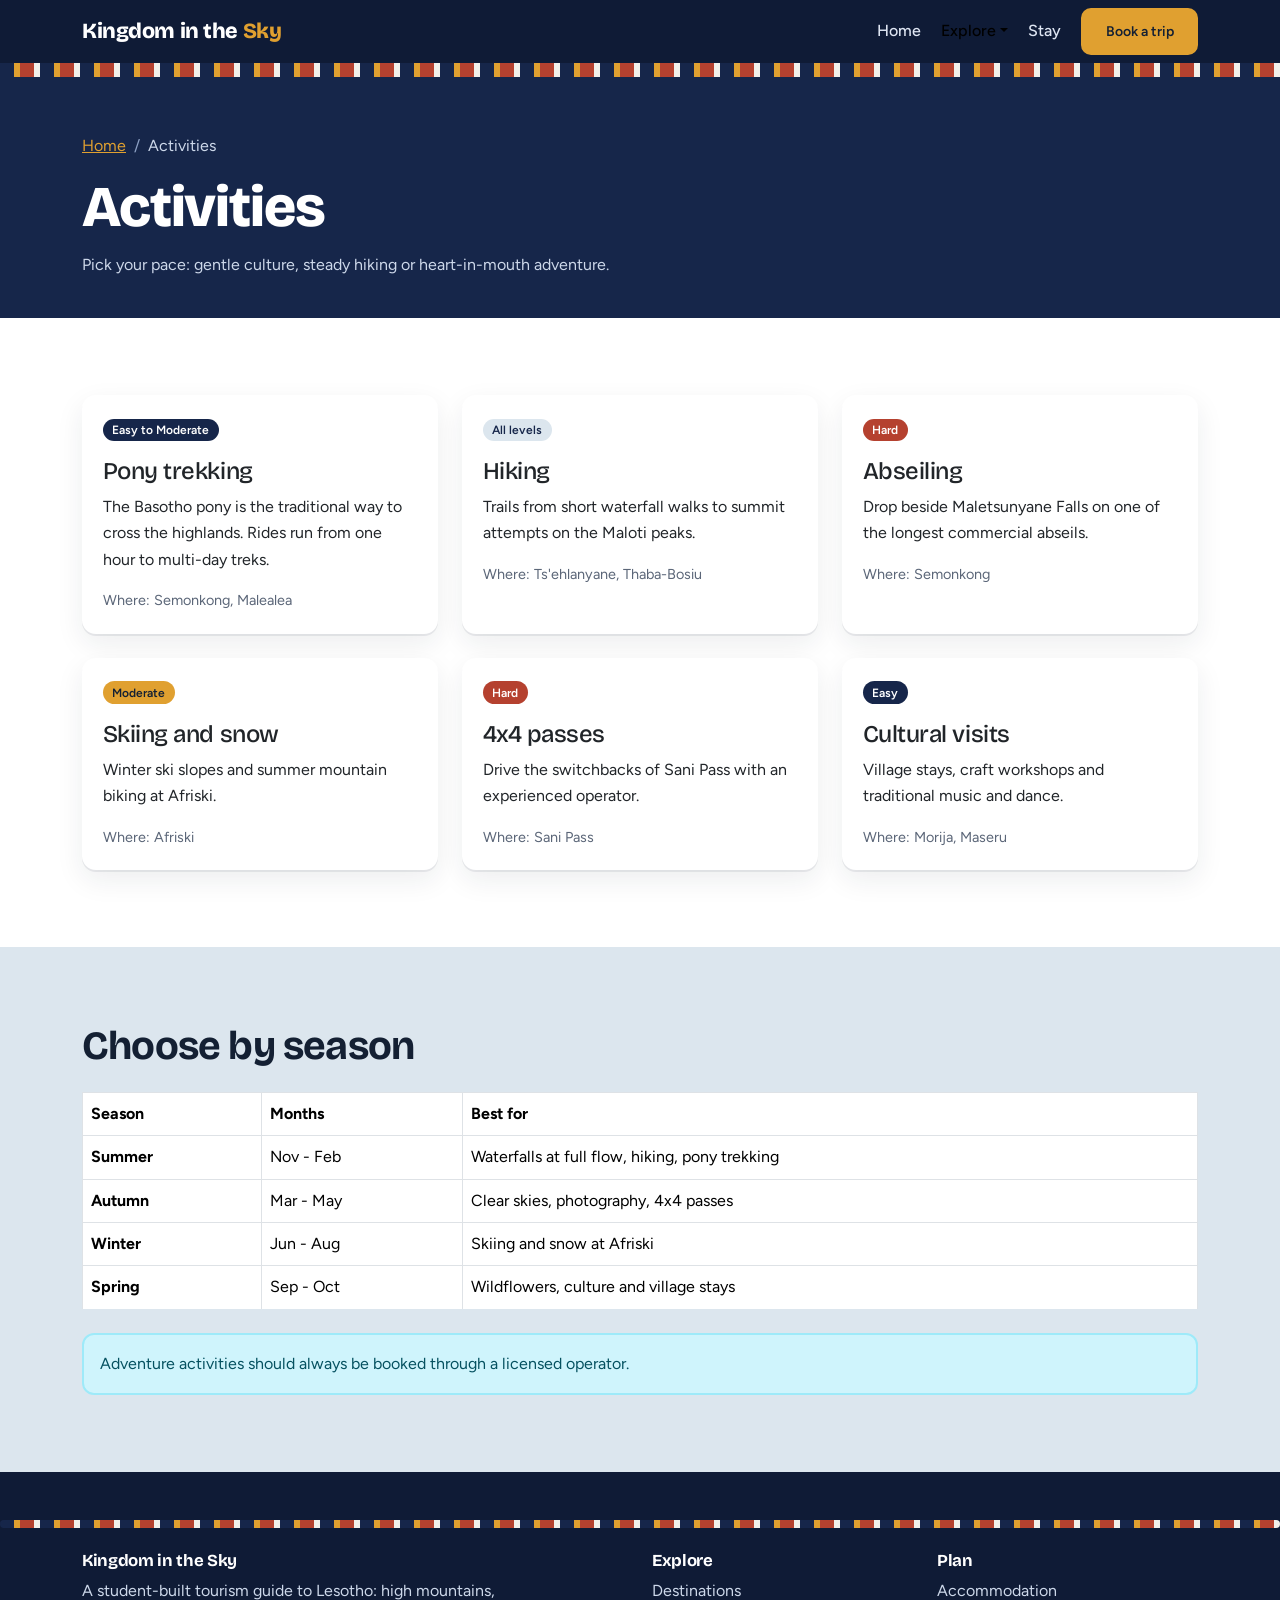
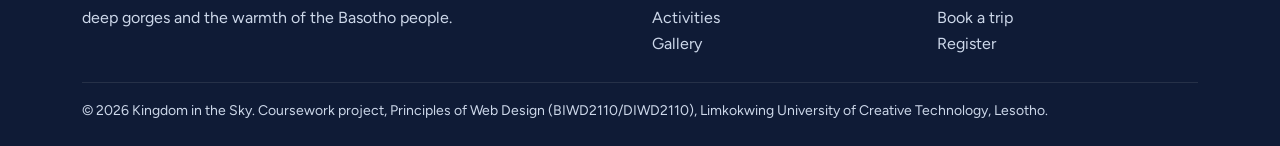
<file: Downloads/lesotho-tourism-site/activities.html>
<!DOCTYPE html>
<html lang="en">
<head>
<meta charset="utf-8">
<meta name="viewport" content="width=device-width, initial-scale=1">
<title>Activities | Kingdom in the Sky: Lesotho</title>
<meta name="description" content="Pony trekking, hiking, abseiling, skiing and cultural visits in Lesotho.">
<link rel="preconnect" href="https://fonts.googleapis.com">
<link rel="preconnect" href="https://fonts.gstatic.com" crossorigin>
<link href="https://fonts.googleapis.com/css2?family=Bricolage+Grotesque:wght@600;700;800&family=Figtree:wght@400;500;600&display=swap" rel="stylesheet">
<link href="https://cdn.jsdelivr.net/npm/bootstrap@5.3.3/dist/css/bootstrap.min.css" rel="stylesheet">
<link href="css/style.css" rel="stylesheet">
</head>
<body>
<a class="skip-link" href="#main">Skip to content</a>
<header>
<nav class="navbar navbar-expand-lg site-nav" aria-label="Main navigation">
 <div class="container">
  <a class="navbar-brand" href="index.html">Kingdom in the <span>Sky</span></a>
  <button class="navbar-toggler" type="button" data-bs-toggle="collapse" data-bs-target="#nav" aria-controls="nav" aria-expanded="false" aria-label="Toggle navigation"><span class="navbar-toggler-icon"></span></button>
  <div class="collapse navbar-collapse" id="nav">
   <ul class="navbar-nav ms-auto align-items-lg-center gap-lg-1">
    <li class="nav-item"><a class="nav-link" href="index.html">Home</a></li>
    <li class="nav-item dropdown"><a class="nav-link dropdown-toggle active" href="#" role="button" data-bs-toggle="dropdown" aria-expanded="false">Explore</a><ul class="dropdown-menu"><li><a class="dropdown-item" href="destinations.html">Destinations</a></li><li><a class="dropdown-item" href="activities.html" aria-current=page>Activities</a></li><li><a class="dropdown-item" href="gallery.html">Gallery</a></li></ul></li>
    <li class="nav-item"><a class="nav-link" href="accommodation.html">Stay</a></li>
    <li class="nav-item ms-lg-2"><a class="btn btn-ochre btn-sm" href="contact.html">Book a trip</a></li>
   </ul>
  </div>
 </div>
</nav>
<div class="stripe" aria-hidden="true"></div>
</header>
<main id="main">
<div class="page-head"><div class="container">
<nav aria-label="breadcrumb"><ol class="breadcrumb mb-3"><li class="breadcrumb-item"><a href="index.html">Home</a></li><li class="breadcrumb-item active" aria-current="page">Activities</li></ol></nav>
<h1 style="font-size:clamp(2.2rem,5vw,3.6rem)">Activities</h1><p>Pick your pace: gentle culture, steady hiking or heart-in-mouth adventure.</p></div></div>

<section><div class="container"><div class="row g-4"><div class="col-12 col-md-6 col-lg-4"><article class="card dest-card"><div class="card-body"><span class="badge badge-navy mb-3">Easy to Moderate</span><h3 class="h4">Pony trekking</h3><p>The Basotho pony is the traditional way to cross the highlands. Rides run from one hour to multi-day treks.</p><p class="meta mb-0">Where: Semonkong, Malealea</p></div></article></div><div class="col-12 col-md-6 col-lg-4"><article class="card dest-card"><div class="card-body"><span class="badge badge-sky mb-3">All levels</span><h3 class="h4">Hiking</h3><p>Trails from short waterfall walks to summit attempts on the Maloti peaks.</p><p class="meta mb-0">Where: Ts'ehlanyane, Thaba-Bosiu</p></div></article></div><div class="col-12 col-md-6 col-lg-4"><article class="card dest-card"><div class="card-body"><span class="badge badge-brick mb-3">Hard</span><h3 class="h4">Abseiling</h3><p>Drop beside Maletsunyane Falls on one of the longest commercial abseils.</p><p class="meta mb-0">Where: Semonkong</p></div></article></div><div class="col-12 col-md-6 col-lg-4"><article class="card dest-card"><div class="card-body"><span class="badge badge-ochre mb-3">Moderate</span><h3 class="h4">Skiing and snow</h3><p>Winter ski slopes and summer mountain biking at Afriski.</p><p class="meta mb-0">Where: Afriski</p></div></article></div><div class="col-12 col-md-6 col-lg-4"><article class="card dest-card"><div class="card-body"><span class="badge badge-brick mb-3">Hard</span><h3 class="h4">4x4 passes</h3><p>Drive the switchbacks of Sani Pass with an experienced operator.</p><p class="meta mb-0">Where: Sani Pass</p></div></article></div><div class="col-12 col-md-6 col-lg-4"><article class="card dest-card"><div class="card-body"><span class="badge badge-navy mb-3">Easy</span><h3 class="h4">Cultural visits</h3><p>Village stays, craft workshops and traditional music and dance.</p><p class="meta mb-0">Where: Morija, Maseru</p></div></article></div></div></div></section>
<section class="bg-sky"><div class="container">
 <h2 class="mb-4">Choose by season</h2>
 <div class="table-responsive"><table class="table table-bordered bg-white mb-0"><caption class="visually-hidden">Best activities by season</caption>
 <thead><tr><th scope="col">Season</th><th scope="col">Months</th><th scope="col">Best for</th></tr></thead>
 <tbody><tr><th scope="row">Summer</th><td>Nov - Feb</td><td>Waterfalls at full flow, hiking, pony trekking</td></tr>
 <tr><th scope="row">Autumn</th><td>Mar - May</td><td>Clear skies, photography, 4x4 passes</td></tr>
 <tr><th scope="row">Winter</th><td>Jun - Aug</td><td>Skiing and snow at Afriski</td></tr>
 <tr><th scope="row">Spring</th><td>Sep - Oct</td><td>Wildflowers, culture and village stays</td></tr></tbody></table></div>
 <div class="alert alert-info mt-4 mb-0" role="alert">Adventure activities should always be booked through a licensed operator.</div>
</div></section>
</main>
<footer class="site-footer">
<div class="stripe-sm mb-4" aria-hidden="true"></div>
<div class="container">
 <div class="row g-4">
  <div class="col-12 col-md-6 col-lg-5"><h2>Kingdom in the Sky</h2><p>A student-built tourism guide to Lesotho: high mountains, deep gorges and the warmth of the Basotho people.</p></div>
  <div class="col-6 col-md-3 col-lg-3 offset-lg-1"><h2>Explore</h2><ul><li><a href="destinations.html">Destinations</a></li><li><a href="activities.html">Activities</a></li><li><a href="gallery.html">Gallery</a></li></ul></div>
  <div class="col-6 col-md-3 col-lg-3"><h2>Plan</h2><ul><li><a href="accommodation.html">Accommodation</a></li><li><a href="contact.html">Book a trip</a></li><li><a href="contact.html#register">Register</a></li></ul></div>
 </div>
 <hr class="border-secondary mt-4">
 <p class="small mb-0">&copy; 2026 Kingdom in the Sky. Coursework project, Principles of Web Design (BIWD2110/DIWD2110), Limkokwing University of Creative Technology, Lesotho.</p>
</div>
</footer>
<button id="toTop" class="btn btn-ochre" type="button" aria-label="Back to top">Top</button>
<script src="https://cdn.jsdelivr.net/npm/bootstrap@5.3.3/dist/js/bootstrap.bundle.min.js"></script>
<script src="js/main.js"></script>
</body>
</html>
</file>
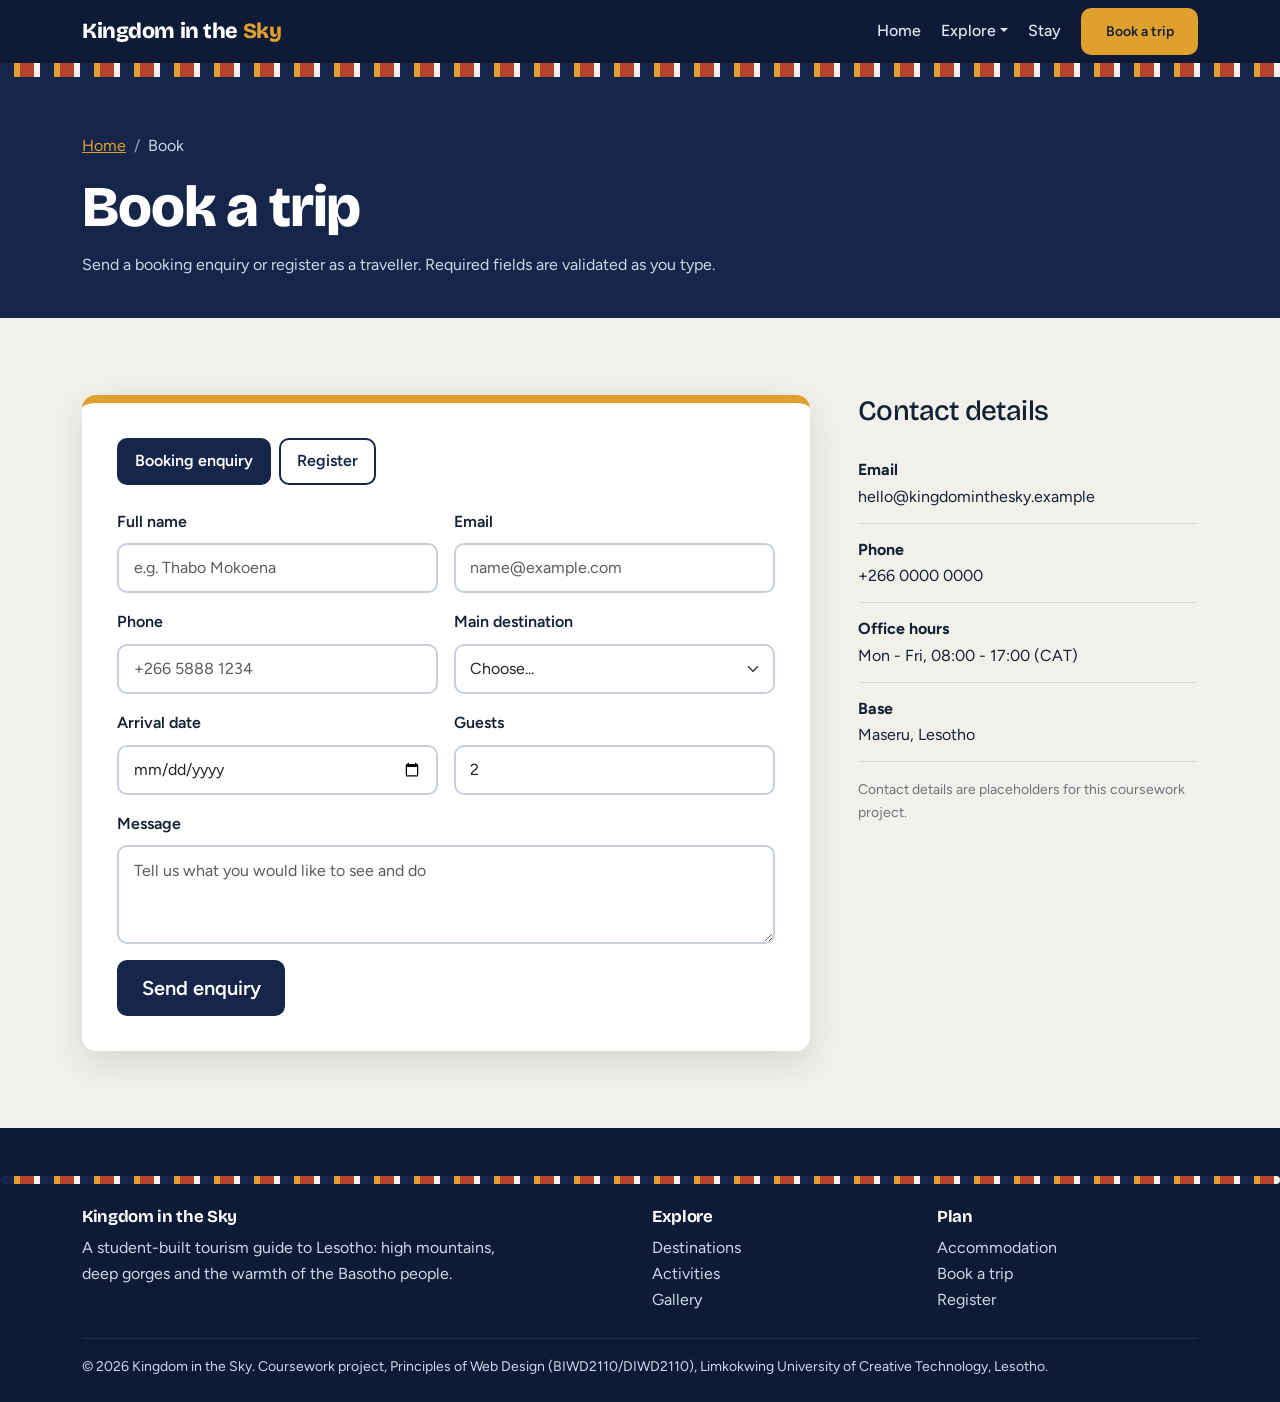
<file: Downloads/lesotho-tourism-site/contact.html>
<!DOCTYPE html>
<html lang="en">
<head>
<meta charset="utf-8">
<meta name="viewport" content="width=device-width, initial-scale=1">
<title>Book a trip | Kingdom in the Sky: Lesotho</title>
<meta name="description" content="Send a booking enquiry or register as a traveller for your Lesotho trip.">
<link rel="preconnect" href="https://fonts.googleapis.com">
<link rel="preconnect" href="https://fonts.gstatic.com" crossorigin>
<link href="https://fonts.googleapis.com/css2?family=Bricolage+Grotesque:wght@600;700;800&family=Figtree:wght@400;500;600&display=swap" rel="stylesheet">
<link href="https://cdn.jsdelivr.net/npm/bootstrap@5.3.3/dist/css/bootstrap.min.css" rel="stylesheet">
<link href="css/style.css" rel="stylesheet">
</head>
<body>
<a class="skip-link" href="#main">Skip to content</a>
<header>
<nav class="navbar navbar-expand-lg site-nav" aria-label="Main navigation">
 <div class="container">
  <a class="navbar-brand" href="index.html">Kingdom in the <span>Sky</span></a>
  <button class="navbar-toggler" type="button" data-bs-toggle="collapse" data-bs-target="#nav" aria-controls="nav" aria-expanded="false" aria-label="Toggle navigation"><span class="navbar-toggler-icon"></span></button>
  <div class="collapse navbar-collapse" id="nav">
   <ul class="navbar-nav ms-auto align-items-lg-center gap-lg-1">
    <li class="nav-item"><a class="nav-link" href="index.html">Home</a></li>
    <li class="nav-item dropdown"><a class="nav-link dropdown-toggle" href="#" role="button" data-bs-toggle="dropdown" aria-expanded="false">Explore</a><ul class="dropdown-menu"><li><a class="dropdown-item" href="destinations.html">Destinations</a></li><li><a class="dropdown-item" href="activities.html">Activities</a></li><li><a class="dropdown-item" href="gallery.html">Gallery</a></li></ul></li>
    <li class="nav-item"><a class="nav-link" href="accommodation.html">Stay</a></li>
    <li class="nav-item ms-lg-2"><a class="btn btn-ochre btn-sm" href="contact.html" aria-current="page">Book a trip</a></li>
   </ul>
  </div>
 </div>
</nav>
<div class="stripe" aria-hidden="true"></div>
</header>
<main id="main">
<div class="page-head"><div class="container">
<nav aria-label="breadcrumb"><ol class="breadcrumb mb-3"><li class="breadcrumb-item"><a href="index.html">Home</a></li><li class="breadcrumb-item active" aria-current="page">Book</li></ol></nav>
<h1 style="font-size:clamp(2.2rem,5vw,3.6rem)">Book a trip</h1><p>Send a booking enquiry or register as a traveller. Required fields are validated as you type.</p></div></div>

<section class="bg-stone"><div class="container"><div class="row g-5">
 <div class="col-12 col-xl-8">
  <div class="form-panel">
   <ul class="nav nav-pills mb-4" id="formTabs" role="tablist">
    <li class="nav-item" role="presentation"><button class="nav-link active" id="book-tab" data-bs-toggle="pill" data-bs-target="#book" type="button" role="tab" aria-controls="book" aria-selected="true">Booking enquiry</button></li>
    <li class="nav-item" role="presentation"><button class="nav-link" id="register-tab" data-bs-toggle="pill" data-bs-target="#register" type="button" role="tab" aria-controls="register" aria-selected="false">Register</button></li>
   </ul>
   <div class="tab-content">
    <div class="tab-pane fade show active" id="book" role="tabpanel" aria-labelledby="book-tab" tabindex="0"><form data-validate data-success="We received your enquiry and will reply within two working days." class="row g-3" aria-label="Booking enquiry form">
<div class="col-12 col-md-6"><label class="form-label" for="bkName">Full name</label><input class="form-control" id="bkName" name="bkName" type="text" data-rule="name" placeholder="e.g. Thabo Mokoena" required autocomplete="name" minlength="3"><div class="invalid-feedback"></div></div>
<div class="col-12 col-md-6"><label class="form-label" for="bkEmail">Email</label><input class="form-control" id="bkEmail" name="bkEmail" type="email" data-rule="email" placeholder="name@example.com" required autocomplete="email"><div class="invalid-feedback"></div></div>
<div class="col-12 col-md-6"><label class="form-label" for="bkPhone">Phone</label><input class="form-control" id="bkPhone" name="bkPhone" type="tel" data-rule="phone" placeholder="+266 5888 1234" required autocomplete="tel" inputmode="tel"><div class="invalid-feedback"></div></div>
<div class="col-12 col-md-6"><label class="form-label" for="bkDest">Main destination</label><select class="form-select" id="bkDest" data-rule="select" required><option value="">Choose...</option><option>Katse Dam</option><option>Maletsunyane Falls</option><option>Sani Pass</option><option>Basotho Cultural Heritage</option><option>Thaba-Bosiu</option><option>Afriski Mountain Resort</option><option>Ts'ehlanyane National Park</option></select><div class="invalid-feedback"></div></div>
<div class="col-12 col-md-6"><label class="form-label" for="arrival">Arrival date</label><input class="form-control" id="arrival" name="arrival" type="date" data-rule="date" placeholder="" required ><div class="invalid-feedback"></div></div>
<div class="col-12 col-md-6"><label class="form-label" for="bkGuests">Guests</label><input class="form-control" id="bkGuests" name="bkGuests" type="number" data-rule="guests" placeholder="" required min="1" max="20" value="2"><div class="invalid-feedback"></div></div>
<div class="col-12"><label class="form-label" for="bkMsg">Message</label><textarea class="form-control" id="bkMsg" rows="3" data-rule="required" required placeholder="Tell us what you would like to see and do"></textarea><div class="invalid-feedback"></div></div>
<div class="col-12"><div class="form-result" aria-live="polite"></div><button class="btn btn-navy btn-lg" type="submit">Send enquiry</button></div></form></div>
    <div class="tab-pane fade" id="register" role="tabpanel" aria-labelledby="register-tab" tabindex="0"><form data-validate data-success="Your traveller profile has been created." class="row g-3" aria-label="Registration form">
<div class="col-12 col-md-6"><label class="form-label" for="regName">Full name</label><input class="form-control" id="regName" name="regName" type="text" data-rule="name" placeholder="e.g. Palesa Letsie" required autocomplete="name" minlength="3"><div class="invalid-feedback"></div></div>
<div class="col-12 col-md-6"><label class="form-label" for="regEmail">Email</label><input class="form-control" id="regEmail" name="regEmail" type="email" data-rule="email" placeholder="name@example.com" required autocomplete="email"><div class="invalid-feedback"></div></div>
<div class="col-12 col-md-6"><label class="form-label" for="regPhone">Phone</label><input class="form-control" id="regPhone" name="regPhone" type="tel" data-rule="phone" placeholder="+266 6234 5678" required autocomplete="tel"><div class="invalid-feedback"></div></div>
<div class="col-12 col-md-6"><span class="form-label d-block">Gender</span><div class="d-flex flex-wrap gap-3 pt-2">
 <div class="form-check"><input class="form-check-input" type="radio" name="gender" id="gF" value="female" required><label class="form-check-label" for="gF">Female</label></div>
 <div class="form-check"><input class="form-check-input" type="radio" name="gender" id="gM" value="male"><label class="form-check-label" for="gM">Male</label></div>
 <div class="form-check"><input class="form-check-input" type="radio" name="gender" id="gO" value="other"><label class="form-check-label" for="gO">Prefer not to say</label></div></div>
 <div class="gender-error invalid-feedback">Please choose an option.</div></div>
<div class="col-12 col-md-6"><label class="form-label" for="regPass">Password</label><input class="form-control" id="regPass" name="regPass" type="password" data-rule="password" placeholder="8+ characters, letter and number" required minlength="8" autocomplete="new-password"><div class="invalid-feedback"></div></div>
<div class="col-12 col-md-6"><label class="form-label" for="regPass2">Confirm password</label><input class="form-control" id="regPass2" name="regPass2" type="password" data-rule="password" placeholder="Repeat password" required minlength="8" autocomplete="new-password"><div class="invalid-feedback"></div></div>
<div class="col-12"><div class="form-check"><input class="form-check-input" type="checkbox" id="terms" required><label class="form-check-label" for="terms">I agree to receive travel updates.</label><div class="invalid-feedback">You must agree to continue.</div></div></div>
<div class="col-12"><div class="form-result" aria-live="polite"></div><button class="btn btn-navy btn-lg" type="submit">Create profile</button></div></form></div>
   </div>
  </div>
 </div>
 <div class="col-12 col-xl-4"><h2 class="h3 mb-3">Contact details</h2>
  <ul class="contact-list"><li><strong>Email</strong><br>hello@kingdominthesky.example</li><li><strong>Phone</strong><br>+266 0000 0000</li><li><strong>Office hours</strong><br>Mon - Fri, 08:00 - 17:00 (CAT)</li><li><strong>Base</strong><br>Maseru, Lesotho</li></ul>
  <p class="small text-secondary">Contact details are placeholders for this coursework project.</p></div>
</div></div></section>
<script>if(location.hash==='#register'){window.addEventListener('DOMContentLoaded',()=>bootstrap.Tab.getOrCreateInstance(document.getElementById('register-tab')).show())}</script>
</main>
<footer class="site-footer">
<div class="stripe-sm mb-4" aria-hidden="true"></div>
<div class="container">
 <div class="row g-4">
  <div class="col-12 col-md-6 col-lg-5"><h2>Kingdom in the Sky</h2><p>A student-built tourism guide to Lesotho: high mountains, deep gorges and the warmth of the Basotho people.</p></div>
  <div class="col-6 col-md-3 col-lg-3 offset-lg-1"><h2>Explore</h2><ul><li><a href="destinations.html">Destinations</a></li><li><a href="activities.html">Activities</a></li><li><a href="gallery.html">Gallery</a></li></ul></div>
  <div class="col-6 col-md-3 col-lg-3"><h2>Plan</h2><ul><li><a href="accommodation.html">Accommodation</a></li><li><a href="contact.html">Book a trip</a></li><li><a href="contact.html#register">Register</a></li></ul></div>
 </div>
 <hr class="border-secondary mt-4">
 <p class="small mb-0">&copy; 2026 Kingdom in the Sky. Coursework project, Principles of Web Design (BIWD2110/DIWD2110), Limkokwing University of Creative Technology, Lesotho.</p>
</div>
</footer>
<button id="toTop" class="btn btn-ochre" type="button" aria-label="Back to top">Top</button>
<script src="https://cdn.jsdelivr.net/npm/bootstrap@5.3.3/dist/js/bootstrap.bundle.min.js"></script>
<script src="js/main.js"></script>
</body>
</html>
</file>
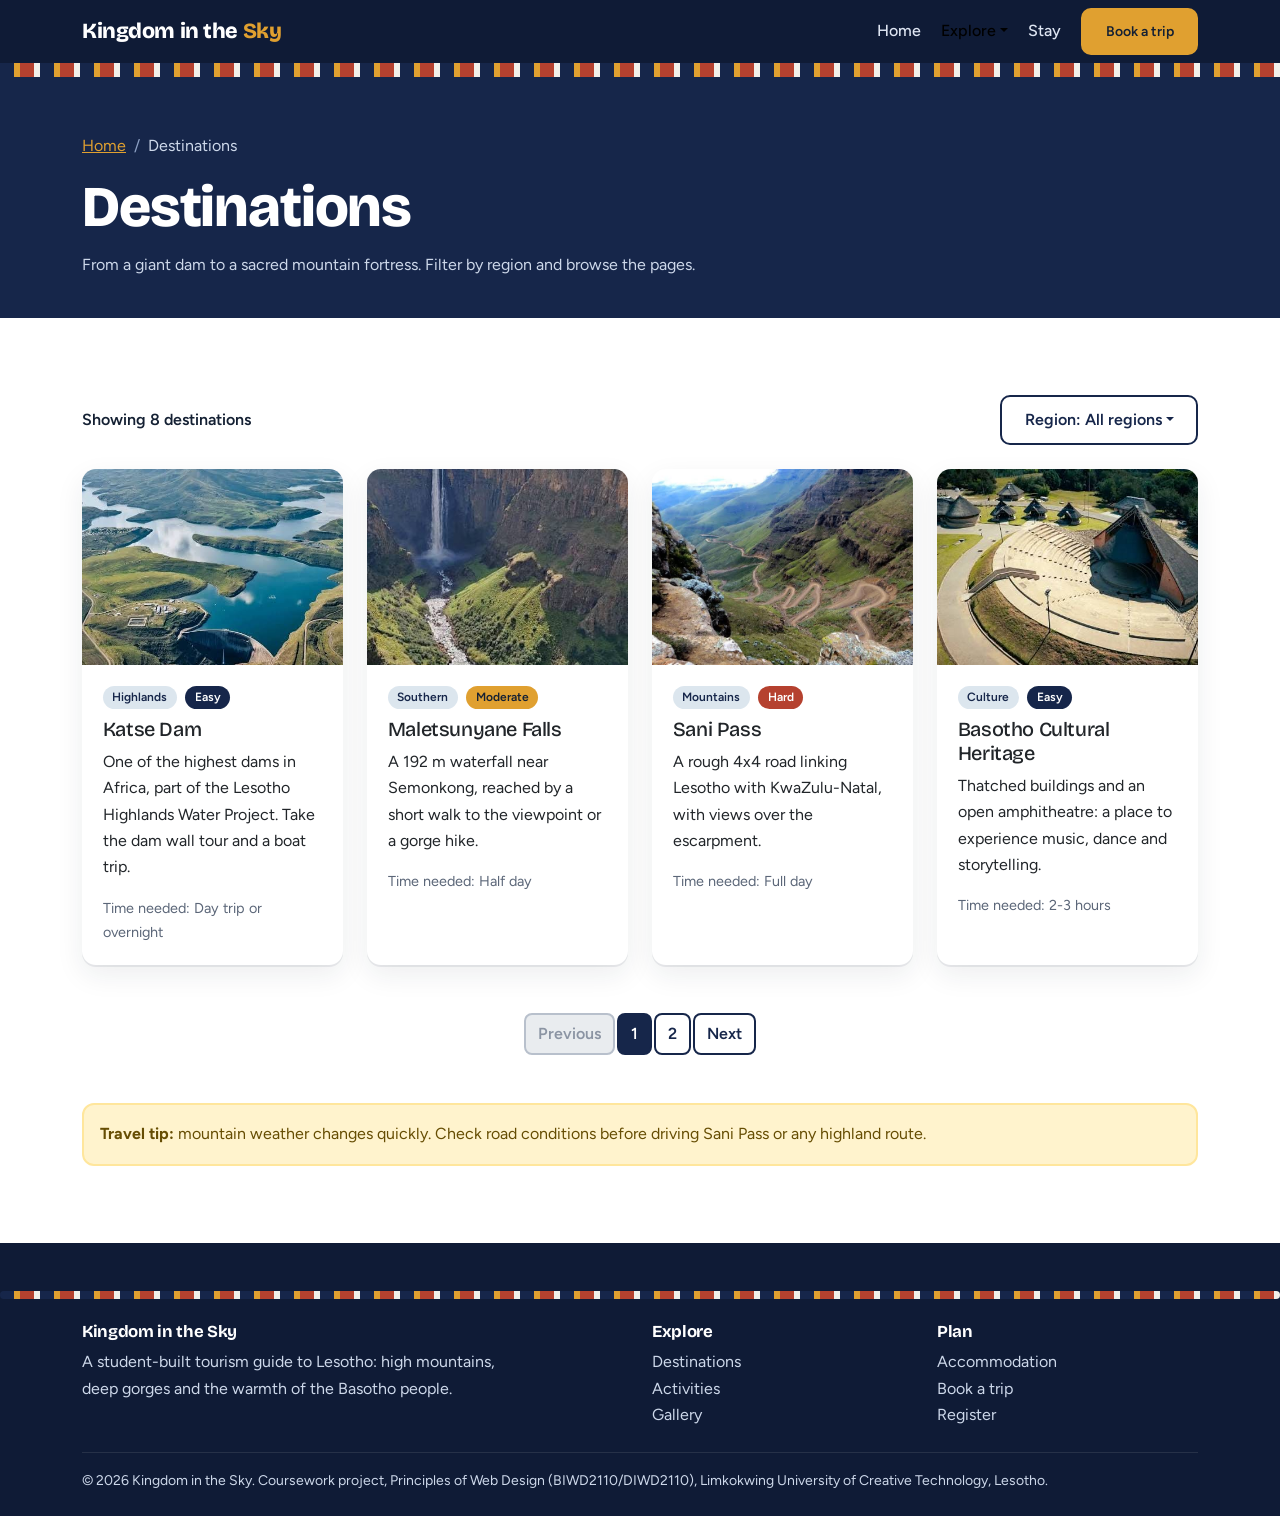
<file: Downloads/lesotho-tourism-site/destinations.html>
<!DOCTYPE html>
<html lang="en">
<head>
<meta charset="utf-8">
<meta name="viewport" content="width=device-width, initial-scale=1">
<title>Destinations | Kingdom in the Sky: Lesotho</title>
<meta name="description" content="Browse Lesotho destinations: Katse Dam, Maletsunyane Falls, Sani Pass, Thaba-Bosiu and more.">
<link rel="preconnect" href="https://fonts.googleapis.com">
<link rel="preconnect" href="https://fonts.gstatic.com" crossorigin>
<link href="https://fonts.googleapis.com/css2?family=Bricolage+Grotesque:wght@600;700;800&family=Figtree:wght@400;500;600&display=swap" rel="stylesheet">
<link href="https://cdn.jsdelivr.net/npm/bootstrap@5.3.3/dist/css/bootstrap.min.css" rel="stylesheet">
<link href="css/style.css" rel="stylesheet">
</head>
<body>
<a class="skip-link" href="#main">Skip to content</a>
<header>
<nav class="navbar navbar-expand-lg site-nav" aria-label="Main navigation">
 <div class="container">
  <a class="navbar-brand" href="index.html">Kingdom in the <span>Sky</span></a>
  <button class="navbar-toggler" type="button" data-bs-toggle="collapse" data-bs-target="#nav" aria-controls="nav" aria-expanded="false" aria-label="Toggle navigation"><span class="navbar-toggler-icon"></span></button>
  <div class="collapse navbar-collapse" id="nav">
   <ul class="navbar-nav ms-auto align-items-lg-center gap-lg-1">
    <li class="nav-item"><a class="nav-link" href="index.html">Home</a></li>
    <li class="nav-item dropdown"><a class="nav-link dropdown-toggle active" href="#" role="button" data-bs-toggle="dropdown" aria-expanded="false">Explore</a><ul class="dropdown-menu"><li><a class="dropdown-item" href="destinations.html" aria-current=page>Destinations</a></li><li><a class="dropdown-item" href="activities.html">Activities</a></li><li><a class="dropdown-item" href="gallery.html">Gallery</a></li></ul></li>
    <li class="nav-item"><a class="nav-link" href="accommodation.html">Stay</a></li>
    <li class="nav-item ms-lg-2"><a class="btn btn-ochre btn-sm" href="contact.html">Book a trip</a></li>
   </ul>
  </div>
 </div>
</nav>
<div class="stripe" aria-hidden="true"></div>
</header>
<main id="main">
<div class="page-head"><div class="container">
<nav aria-label="breadcrumb"><ol class="breadcrumb mb-3"><li class="breadcrumb-item"><a href="index.html">Home</a></li><li class="breadcrumb-item active" aria-current="page">Destinations</li></ol></nav>
<h1 style="font-size:clamp(2.2rem,5vw,3.6rem)">Destinations</h1><p>From a giant dam to a sacred mountain fortress. Filter by region and browse the pages.</p></div></div>

<section>
<div class="container">
 <div class="d-flex flex-wrap align-items-center justify-content-between gap-3 mb-4">
  <p id="destCount" class="mb-0 fw-semibold" aria-live="polite"></p>
  <div class="dropdown"><button class="btn btn-outline-navy dropdown-toggle" type="button" data-bs-toggle="dropdown" aria-expanded="false">Region: <span id="regionLabel">All regions</span></button><ul class="dropdown-menu"><li><a class="dropdown-item" href="#" data-region="all">All regions</a></li><li><a class="dropdown-item" href="#" data-region="Highlands">Highlands</a></li><li><a class="dropdown-item" href="#" data-region="Southern">Southern</a></li><li><a class="dropdown-item" href="#" data-region="Mountains">Mountains</a></li><li><a class="dropdown-item" href="#" data-region="Culture">Culture</a></li><li><a class="dropdown-item" href="#" data-region="Central">Central</a></li></ul></div>
 </div>
 <div class="row g-4" id="destGrid"><div class="col-12 col-md-6 col-xl-3 dest-col" data-region="Highlands"><article class="card dest-card"><img class="thumb" src="images/katse-dam.jpg" alt="Aerial view of Katse Dam" loading="lazy"><div class="card-body"><div class="d-flex gap-2 mb-2"><span class="badge badge-sky">Highlands</span><span class="badge badge-navy">Easy</span></div><h3 class="h5">Katse Dam</h3><p>One of the highest dams in Africa, part of the Lesotho Highlands Water Project. Take the dam wall tour and a boat trip.</p><p class="meta mb-0">Time needed: Day trip or overnight</p></div></article></div><div class="col-12 col-md-6 col-xl-3 dest-col" data-region="Southern"><article class="card dest-card"><img class="thumb" src="images/maletsunyane-falls.jpg" alt="Maletsunyane Falls and gorge" loading="lazy"><div class="card-body"><div class="d-flex gap-2 mb-2"><span class="badge badge-sky">Southern</span><span class="badge badge-ochre">Moderate</span></div><h3 class="h5">Maletsunyane Falls</h3><p>A 192 m waterfall near Semonkong, reached by a short walk to the viewpoint or a gorge hike.</p><p class="meta mb-0">Time needed: Half day</p></div></article></div><div class="col-12 col-md-6 col-xl-3 dest-col" data-region="Mountains"><article class="card dest-card"><img class="thumb" src="images/sani-pass.jpg" alt="Sani Pass switchbacks" loading="lazy"><div class="card-body"><div class="d-flex gap-2 mb-2"><span class="badge badge-sky">Mountains</span><span class="badge badge-brick">Hard</span></div><h3 class="h5">Sani Pass</h3><p>A rough 4x4 road linking Lesotho with KwaZulu-Natal, with views over the escarpment.</p><p class="meta mb-0">Time needed: Full day</p></div></article></div><div class="col-12 col-md-6 col-xl-3 dest-col" data-region="Culture"><article class="card dest-card"><img class="thumb" src="images/cultural-amphitheatre.jpg" alt="Thatched cultural centre and amphitheatre" loading="lazy"><div class="card-body"><div class="d-flex gap-2 mb-2"><span class="badge badge-sky">Culture</span><span class="badge badge-navy">Easy</span></div><h3 class="h5">Basotho Cultural Heritage</h3><p>Thatched buildings and an open amphitheatre: a place to experience music, dance and storytelling.</p><p class="meta mb-0">Time needed: 2-3 hours</p></div></article></div><div class="col-12 col-md-6 col-xl-3 dest-col" data-region="Central"><article class="card dest-card"><div class="pattern p2" role="img" aria-label="Decorative Basotho blanket pattern"><span>Thaba-Bosiu</span></div><div class="card-body"><div class="d-flex gap-2 mb-2"><span class="badge badge-sky">Central</span><span class="badge badge-navy">Easy</span></div><h3 class="h5">Thaba-Bosiu</h3><p>The flat-topped mountain fortress where King Moshoeshoe I founded the Basotho nation. Guided walks tell the story.</p><p class="meta mb-0">Time needed: Half day</p></div></article></div><div class="col-12 col-md-6 col-xl-3 dest-col" data-region="Mountains"><article class="card dest-card"><div class="pattern p3" role="img" aria-label="Decorative Basotho blanket pattern"><span>Afriski Mountain Resort</span></div><div class="card-body"><div class="d-flex gap-2 mb-2"><span class="badge badge-sky">Mountains</span><span class="badge badge-ochre">Moderate</span></div><h3 class="h5">Afriski Mountain Resort</h3><p>Southern Africa's ski resort in the Maluti, with snow in winter and mountain biking in summer.</p><p class="meta mb-0">Time needed: 1-3 days</p></div></article></div><div class="col-12 col-md-6 col-xl-3 dest-col" data-region="Mountains"><article class="card dest-card"><div class="pattern " role="img" aria-label="Decorative Basotho blanket pattern"><span>Ts'ehlanyane National Park</span></div><div class="card-body"><div class="d-flex gap-2 mb-2"><span class="badge badge-sky">Mountains</span><span class="badge badge-ochre">Moderate</span></div><h3 class="h5">Ts'ehlanyane National Park</h3><p>Protected high-altitude wilderness with rare plants, rivers and hiking trails.</p><p class="meta mb-0">Time needed: 1-2 days</p></div></article></div><div class="col-12 col-md-6 col-xl-3 dest-col" data-region="Central"><article class="card dest-card"><div class="pattern p2" role="img" aria-label="Decorative Basotho blanket pattern"><span>Maseru and Craft Markets</span></div><div class="card-body"><div class="d-flex gap-2 mb-2"><span class="badge badge-sky">Central</span><span class="badge badge-navy">Easy</span></div><h3 class="h5">Maseru and Craft Markets</h3><p>Lesotho's capital: craft centres, mokorotlo hats, woven mats and Basotho blankets.</p><p class="meta mb-0">Time needed: Half day</p></div></article></div></div>
 <nav class="mt-5" aria-label="Destination pages"><ul class="pagination justify-content-center flex-wrap" id="destPager"></ul></nav>
 <div class="alert alert-warning mt-5 mb-0" role="alert"><strong>Travel tip:</strong> mountain weather changes quickly. Check road conditions before driving Sani Pass or any highland route.</div>
</div>
</section>
</main>
<footer class="site-footer">
<div class="stripe-sm mb-4" aria-hidden="true"></div>
<div class="container">
 <div class="row g-4">
  <div class="col-12 col-md-6 col-lg-5"><h2>Kingdom in the Sky</h2><p>A student-built tourism guide to Lesotho: high mountains, deep gorges and the warmth of the Basotho people.</p></div>
  <div class="col-6 col-md-3 col-lg-3 offset-lg-1"><h2>Explore</h2><ul><li><a href="destinations.html">Destinations</a></li><li><a href="activities.html">Activities</a></li><li><a href="gallery.html">Gallery</a></li></ul></div>
  <div class="col-6 col-md-3 col-lg-3"><h2>Plan</h2><ul><li><a href="accommodation.html">Accommodation</a></li><li><a href="contact.html">Book a trip</a></li><li><a href="contact.html#register">Register</a></li></ul></div>
 </div>
 <hr class="border-secondary mt-4">
 <p class="small mb-0">&copy; 2026 Kingdom in the Sky. Coursework project, Principles of Web Design (BIWD2110/DIWD2110), Limkokwing University of Creative Technology, Lesotho.</p>
</div>
</footer>
<button id="toTop" class="btn btn-ochre" type="button" aria-label="Back to top">Top</button>
<script src="https://cdn.jsdelivr.net/npm/bootstrap@5.3.3/dist/js/bootstrap.bundle.min.js"></script>
<script src="js/main.js"></script>
</body>
</html>
</file>
<file: Downloads/lesotho-simple-site (1)/css/style.css>
/* Simple stylesheet - Lesotho Tourism */
:root { --navy:#16264a; --gold:#e0a030; --light:#f2f0ea; }
body { font-family: Arial, sans-serif; color:#222; line-height:1.6; }
h1, h2, h3 { color:var(--navy); font-weight:700; }

.navbar { background:var(--navy); }
.navbar-brand, .nav-link { color:#fff !important; }
.nav-link:hover, .nav-link.active { color:var(--gold) !important; }

.btn-gold { background:var(--gold); color:#222; border:none; padding:10px 24px; transition:0.3s; }
.btn-gold:hover { background:#c98a1f; transform:translateY(-2px); }

.hero { background:var(--navy); color:#fff; padding:70px 0; }
.hero h1 { color:#fff; font-size:2.6rem; }
.hero span { color:var(--gold); }

.page-title { background:var(--navy); color:#fff; padding:40px 0; }
.page-title h1 { color:#fff; }

section { padding:50px 0; }
.bg-light-sand { background:var(--light); }

.card { border:none; border-radius:12px; overflow:hidden; box-shadow:0 4px 14px rgba(0,0,0,0.12); transition:0.3s; height:100%; }
.card:hover { transform:translateY(-6px); }
.card img { height:210px; object-fit:cover; }

.gallery-img { width:100%; height:230px; object-fit:cover; border-radius:10px; cursor:pointer; transition:0.3s; }
.gallery-img:hover { transform:scale(1.04); }

.form-box { background:#fff; padding:30px; border-radius:12px; border-top:6px solid var(--gold); box-shadow:0 4px 14px rgba(0,0,0,0.12); }
.accordion-button:not(.collapsed) { background:var(--light); color:var(--navy); }

footer { background:var(--navy); color:#fff; padding:25px 0; text-align:center; }

@media (max-width:576px) { .hero h1 { font-size:1.9rem; } }
</file>
<file: Downloads/lesotho-tourism-site/css/style.css>
/* Kingdom in the Sky - Lesotho tourism. Custom layer over Bootstrap 5 */
:root{
  --navy:#16264A; --navy-2:#0F1B36; --ochre:#E0A030; --brick:#B5412F; --stone:#F2F0EA;
  --sky:#DCE6EE; --ink:#142033; --muted:#5B6678; --radius:14px;
  --blanket:repeating-linear-gradient(90deg,var(--navy) 0 14px,var(--ochre) 14px 20px,var(--brick) 20px 34px,var(--stone) 34px 40px);
}
html{scroll-behavior:smooth}
body{font-family:'Figtree',system-ui,sans-serif;color:var(--ink);background:#fff;line-height:1.65}
h1,h2,h3,h4,.navbar-brand{font-family:'Bricolage Grotesque','Figtree',sans-serif;letter-spacing:-.02em;line-height:1.1}
h1{font-weight:800;font-size:clamp(2.4rem,5.5vw,4.4rem)}
h2{font-weight:700;font-size:clamp(1.7rem,3.2vw,2.5rem)}
h3{font-weight:700}
a{color:var(--navy)}
:focus-visible{outline:3px solid var(--ochre);outline-offset:3px}
.skip-link{position:absolute;left:-999px;top:0;background:var(--ochre);color:var(--ink);padding:.6rem 1rem;z-index:2000}
.skip-link:focus{left:0}
.stripe{height:14px;background:var(--blanket)}
.stripe-sm{height:8px;background:var(--blanket);border-radius:4px}

/* navbar */
.site-nav{background:var(--navy-2)}
.site-nav .navbar-brand{color:#fff;font-weight:800;font-size:1.35rem}
.site-nav .navbar-brand span{color:var(--ochre)}
.site-nav .nav-link{color:#dfe6f3;font-weight:500;padding:.6rem .9rem;border-radius:8px;transition:background .2s,color .2s}
.site-nav .nav-link:hover,.site-nav .nav-link[aria-current="page"]{color:#fff;background:rgba(255,255,255,.1)}
.site-nav .dropdown-menu{background:var(--navy);border:1px solid rgba(255,255,255,.12);border-radius:12px}
.site-nav .dropdown-item{color:#dfe6f3;transition:background .2s}
.site-nav .dropdown-item:hover{background:var(--ochre);color:var(--ink)}
.navbar-toggler{border-color:rgba(255,255,255,.4)}
.navbar-toggler-icon{filter:invert(1)}

/* buttons */
.btn{border-radius:10px;font-weight:600;padding:.7rem 1.4rem;transition:transform .2s,background .2s,box-shadow .2s}
.btn-ochre{background:var(--ochre);color:var(--ink);border:2px solid var(--ochre)}
.btn-ochre:hover{background:#f0b44a;color:var(--ink);transform:translateY(-2px);box-shadow:0 8px 18px rgba(224,160,48,.35)}
.btn-line{background:transparent;color:#fff;border:2px solid rgba(255,255,255,.7)}
.btn-line:hover{background:#fff;color:var(--navy)}
.btn-navy{background:var(--navy);color:#fff;border:2px solid var(--navy)}
.btn-navy:hover{background:var(--navy-2);color:#fff;transform:translateY(-2px)}
.btn-outline-navy{border:2px solid var(--navy);color:var(--navy)}
.btn-outline-navy:hover,.btn-outline-navy.active{background:var(--navy);color:#fff}

/* hero */
.hero{background:var(--navy);color:#fff;position:relative;overflow:hidden;padding:0}
.hero .lead{color:#cdd8ea;max-width:34rem}
.hero-copy{padding:clamp(2.5rem,7vw,6rem) 0}
.hero-copy em{font-style:normal;color:var(--ochre)}
.hero-frame{border-radius:var(--radius);overflow:hidden;box-shadow:0 24px 50px rgba(0,0,0,.45);border:6px solid var(--navy-2);margin:clamp(1.5rem,4vw,3rem) 0}
.hero-frame img{width:100%;aspect-ratio:4/5;object-fit:cover}
.hero-frame .carousel-caption{left:0;right:0;bottom:0;padding:2.5rem 1.2rem .9rem;text-align:left;background:linear-gradient(transparent,rgba(10,18,36,.9))}
.facts{display:flex;flex-wrap:wrap;gap:1.6rem;margin:2rem 0 0;padding:0;list-style:none}
.facts li{border-left:4px solid var(--ochre);padding-left:.8rem;font-size:.95rem;color:#cdd8ea}
.facts strong{display:block;color:#fff;font-family:'Bricolage Grotesque';font-size:1.5rem}

/* inner page header */
.page-head{background:var(--navy);color:#fff;padding:3.5rem 0 2.5rem}
.page-head p{color:#cdd8ea;max-width:40rem;margin:.8rem 0 0}
.breadcrumb a{color:var(--ochre)} .breadcrumb-item.active{color:#cdd8ea}
.breadcrumb-item+.breadcrumb-item::before{color:#8da0c4}

section{padding:clamp(3rem,6vw,5rem) 0}
.hero{padding:0}
.bg-stone{background:var(--stone)} .bg-sky{background:var(--sky)}
.section-intro{max-width:38rem;color:var(--muted)}

/* cards */
.dest-card{border:0;border-radius:var(--radius);overflow:hidden;background:#fff;box-shadow:0 2px 0 rgba(20,32,51,.08),0 10px 28px rgba(20,32,51,.08);height:100%;transition:transform .25s,box-shadow .25s}
.dest-card:hover{transform:translateY(-6px);box-shadow:0 2px 0 rgba(20,32,51,.08),0 18px 38px rgba(20,32,51,.16)}
.dest-card .thumb{aspect-ratio:4/3;object-fit:cover;width:100%;display:block}
.pattern{aspect-ratio:4/3;background:var(--blanket);background-size:40px 100%;display:flex;align-items:flex-end;padding:1rem}
.pattern.p2{background:repeating-linear-gradient(45deg,var(--brick) 0 16px,var(--ochre) 16px 22px,var(--navy) 22px 40px)}
.pattern.p3{background:repeating-linear-gradient(0deg,var(--navy) 0 18px,var(--sky) 18px 24px,var(--ochre) 24px 40px)}
.pattern span{background:var(--navy-2);color:#fff;font-family:'Bricolage Grotesque';font-weight:700;padding:.35rem .8rem;border-radius:8px}
.dest-card .card-body{padding:1.3rem}
.dest-card .meta{color:var(--muted);font-size:.9rem}
.badge{font-weight:600;padding:.45em .8em;border-radius:999px}
.badge-ochre{background:var(--ochre);color:var(--ink)} .badge-navy{background:var(--navy);color:#fff}
.badge-brick{background:var(--brick);color:#fff} .badge-sky{background:var(--sky);color:var(--navy)}

.feature{border-top:6px solid var(--ochre);padding-top:1rem}
.feature h3{font-size:1.25rem}

/* accordion, pagination, table */
.accordion-item{border:0;border-bottom:2px solid var(--navy);background:transparent}
.accordion-button{font-family:'Bricolage Grotesque';font-weight:700;font-size:1.1rem;background:transparent;color:var(--navy);padding:1.1rem 0;box-shadow:none}
.accordion-button:not(.collapsed){background:transparent;color:var(--brick);box-shadow:none}
.accordion-body{padding:0 0 1.2rem;color:var(--muted)}
.pagination .page-link{color:var(--navy);border:2px solid var(--navy);margin:0 .2rem;border-radius:8px!important;font-weight:600;transition:background .2s}
.pagination .page-link:hover{background:var(--sky)}
.pagination .page-item.active .page-link{background:var(--navy);color:#fff;border-color:var(--navy)}
.pagination .page-item.disabled .page-link{border-color:#b8c0cc;color:#8b94a3}
.lodge-table{border-radius:var(--radius);overflow:hidden}
.lodge-table thead{background:var(--navy);color:#fff}
.lodge-table th{font-family:'Bricolage Grotesque';font-weight:700;padding:1rem;background:var(--navy);color:#fff}
.lodge-table td{padding:1rem;vertical-align:middle}
.lodge-table tbody tr{transition:background .2s}
.lodge-table tbody tr:hover{background:#fff6e3}

/* gallery */
.g-item{position:relative;display:block;border:0;padding:0;background:none;width:100%;border-radius:var(--radius);overflow:hidden;cursor:zoom-in}
.g-item img{width:100%;aspect-ratio:1/1;object-fit:cover;display:block;transition:transform .4s}
.g-item:hover img{transform:scale(1.07)}
.g-item .g-cap{position:absolute;inset:auto 0 0 0;padding:2rem 1rem .8rem;text-align:left;color:#fff;font-weight:600;background:linear-gradient(transparent,rgba(10,18,36,.88));opacity:0;transition:opacity .25s}
.g-item:hover .g-cap,.g-item:focus-visible .g-cap{opacity:1}
.g-col.is-hidden{display:none}
.lightbox .modal-content{background:var(--navy-2);color:#fff;border:0;border-radius:var(--radius)}
.lightbox img.lb-main{max-width:100%;max-height:68vh;width:auto;margin:auto;display:block;border-radius:10px}
.lightbox .btn-close{filter:invert(1)}
.lb-thumbs{display:flex;gap:.5rem;justify-content:center;flex-wrap:wrap}
.lb-thumbs img{width:64px;height:48px;object-fit:cover;border-radius:6px;opacity:.55;cursor:pointer;border:2px solid transparent;transition:opacity .2s}
.lb-thumbs img.on{opacity:1;border-color:var(--ochre)}

/* forms */
.form-panel{background:#fff;border-radius:var(--radius);padding:clamp(1.3rem,3vw,2.2rem);box-shadow:0 12px 34px rgba(20,32,51,.12);border-top:8px solid var(--ochre)}
.form-label{font-weight:600}
.form-control,.form-select{border:2px solid #c7cfdb;border-radius:10px;padding:.7rem .9rem;transition:border-color .2s,box-shadow .2s}
.form-control:focus,.form-select:focus{border-color:var(--navy);box-shadow:0 0 0 .25rem rgba(224,160,48,.35)}
.form-check-input:checked{background-color:var(--navy);border-color:var(--navy)}
.nav-pills .nav-link{color:var(--navy);font-weight:600;border:2px solid var(--navy);margin-right:.5rem;border-radius:10px}
.nav-pills .nav-link.active{background:var(--navy);color:#fff}
.alert{border-radius:12px;border-width:2px}
.contact-list{list-style:none;padding:0}
.contact-list li{padding:.8rem 0;border-bottom:1px solid #d3d9e3}

/* footer */
.site-footer{background:var(--navy-2);color:#cdd8ea;padding:3rem 0 1.5rem}
.site-footer h2{font-size:1.05rem;color:#fff}
.site-footer a{color:#cdd8ea;text-decoration:none} .site-footer a:hover{color:var(--ochre)}
.site-footer ul{list-style:none;padding:0;margin:0}
#toTop{position:fixed;right:1rem;bottom:1rem;z-index:1030;display:none}

@media (max-width:575.98px){.facts{gap:1rem}.hero-copy .btn{width:100%}}
@media (prefers-reduced-motion:reduce){*{transition:none!important;animation:none!important;scroll-behavior:auto!important}}
</file>
